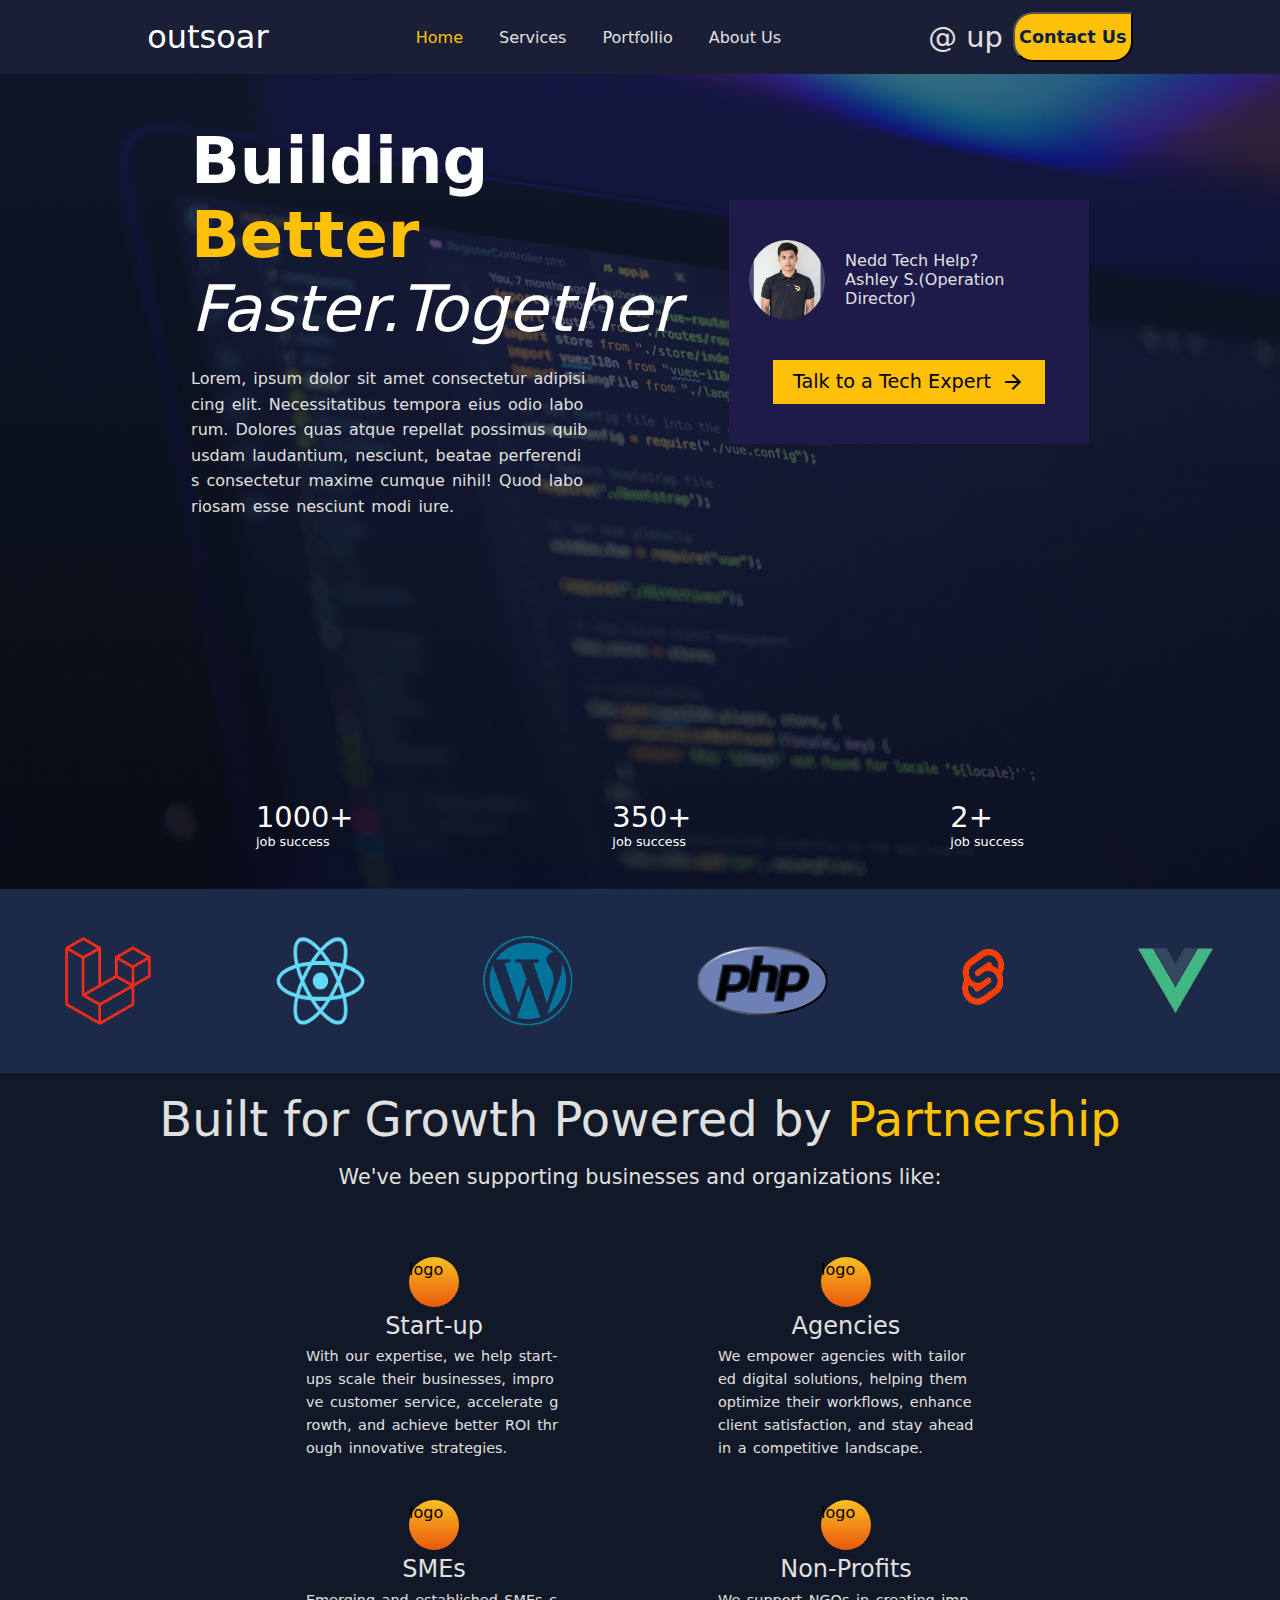
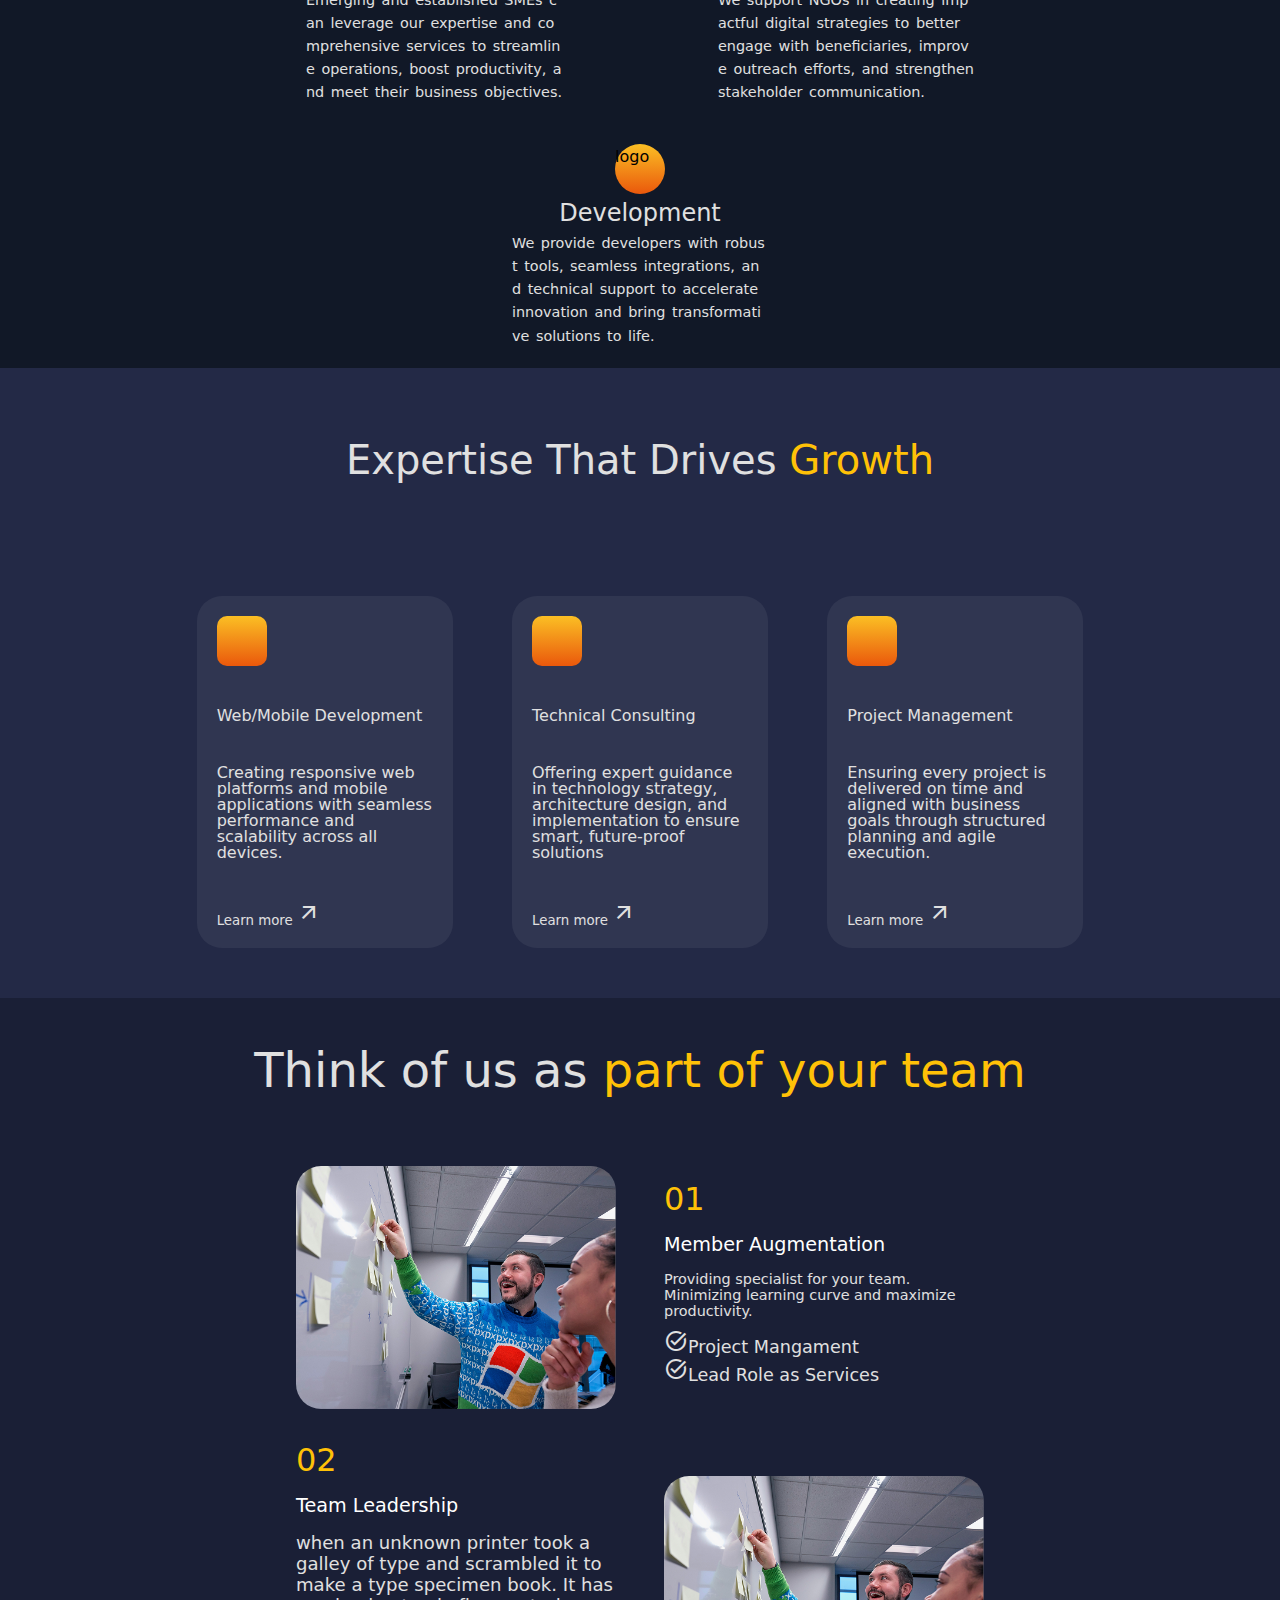
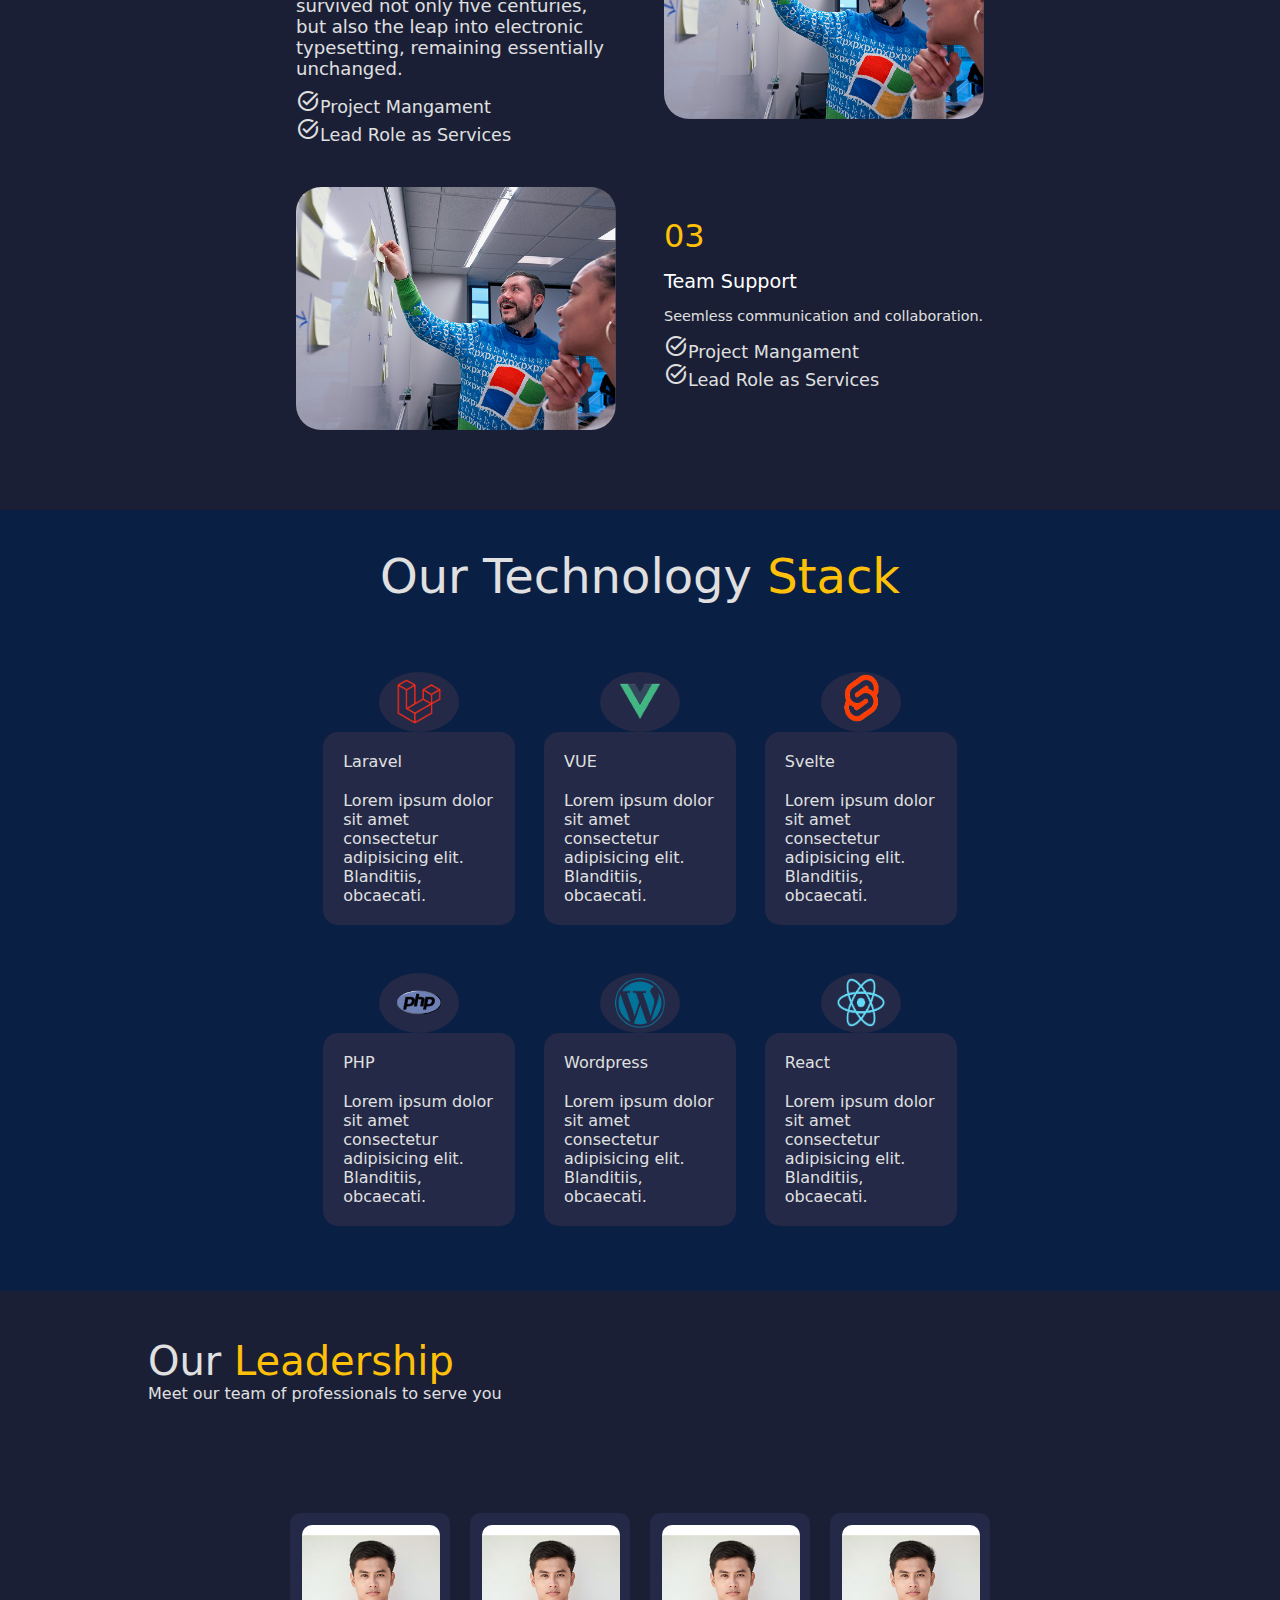
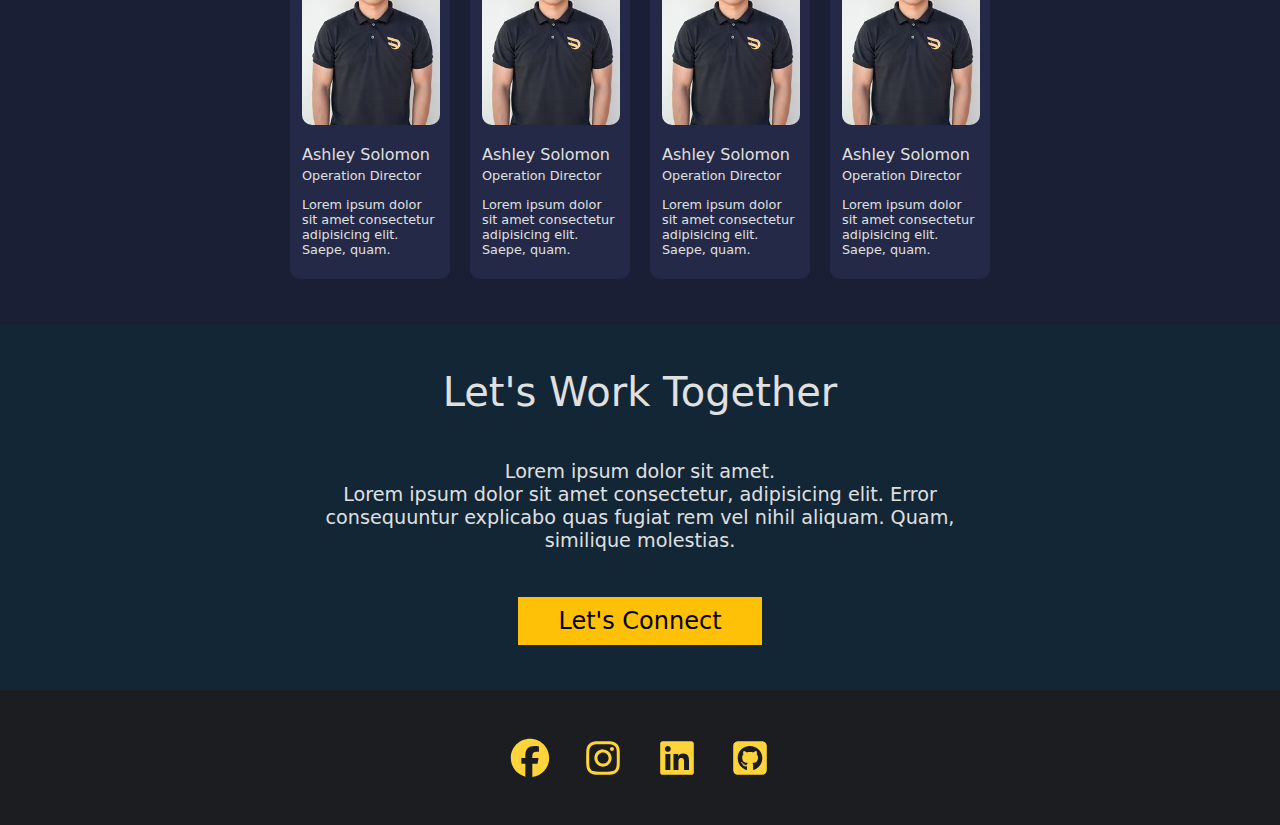
<file: index.html>
<!DOCTYPE html>
<html lang="en">

<head>
    <meta charset="UTF-8">
    <meta name="viewport" content="width=device-width, initial-scale=1.0">
    <title>Document</title>
    <link rel="stylesheet" href="./assets/style.css">
    <link href="https://fonts.googleapis.com/css2?family=Material+Symbols+Outlined" rel="stylesheet" />
    <link rel="stylesheet" href="https://cdnjs.cloudflare.com/ajax/libs/font-awesome/6.4.0/css/all.min.css">
</head>

<body>
    <nav>
        <div class="nav na1">outsoar</div>
        <div class="nav na2">
            <ul>
                <li><a href="index.html" class="live">Home</a></li>
                <li><a href="">Services</a></li>
                <li><a href="">Portfollio</a></li>
                <li><a href="./about us/index.html">About Us</a></li>
            </ul>
        </div>
        <div class="nav na3">
            <span class="sign">@ up</span>
            <button><a href="./contact us/index.html">Contact Us</a></button>
        </div>
    </nav>
    <header class="section">
        <div>
            <div class="part1">
                <div class="head-text">
                    <span class="heading">Building <span class="two-diff">Better</span></span>
                    <span class="heading heading2">Faster.Together</span>
                </div>
                <div class="head-pra">
                    Lorem, ipsum dolor sit amet consectetur adipisicing elit. Necessitatibus tempora eius odio laborum.
                    Dolores quas atque repellat possimus quibusdam laudantium, nesciunt, beatae perferendis consectetur
                    maxime cumque nihil! Quod laboriosam esse nesciunt modi iure.
                </div>
            </div>
            <div class="part2">
                <div>
                    <div class="headimg"></div>
                    <div class="about-part2">
                        <span>nedd tech help?</span>
                        <span>ashley s.(operation director)</span>
                    </div>
                </div>
                <button class="part2-butt">
                    Talk to a Tech Expert<span class="material-symbols-outlined">
                        arrow_forward
                    </span>
                </button>
            </div>
        </div>
        <div class="part3">
            <div class="part3-div part31">
                <span class="div-num">1000<span>+</span></span>
                <span class="div-word">job success</span>
            </div>
            <div class="part3-div part32">
                <span class="div-num">350<span>+</span></span>
                <span class="div-word">job success</span>
            </div>
            <div class="part3-div part33">
                <span class="div-num">2<span>+</span></span>

                <span class="div-word">job success</span>
            </div>
        </div>
    </header>
    <main>
        <section class="one section">
            <div class="logos">
                <img src="./assets/image/logos1.png" alt="">
                <img src="./assets/image/logos2.png" alt="">
                <img src="./assets/image/logos3.png" alt="">
                <img src="./assets/image/logos4.png" alt="">
                <img src="./assets/image/logos5.png" alt="">
                <img src="./assets/image/logos6.png" alt="">
            </div>
        </section>
        <section class="two section">
            <div class="heading-two">
                <span class="hetwma">Built for Growth Powered by<span class="two-diff"> Partnership</span></span>
                <span class="hetwse">We've been supporting businesses and organizations like:</span>
            </div>
            <div class="contain-two">
                <div class="cotw cotw1">
                    <span class="cotwlo">logo</span>
                    <span class="cotwhe">Start-up</span>
                    <span class="cotwpr">With our expertise, we help start-ups scale their businesses, improve customer service, accelerate growth, and achieve better ROI through innovative strategies.</span>
                </div>
                <div class="cotw cotw2">
                    <span class="cotwlo">logo</span>
                    <span class="cotwhe">Agencies</span>
                    <span class="cotwpr">We empower agencies with tailored digital solutions, helping them optimize their workflows, enhance client satisfaction, and stay ahead in a competitive landscape.</span>
                </div>
                <div class="cotw cotw3">
                    <span class="cotwlo">logo</span>
                    <span class="cotwhe">SMEs</span>
                    <span class="cotwpr">Emerging and established SMEs can leverage our expertise and comprehensive services to streamline operations, boost productivity, and meet their business objectives.</span>
                </div>
                <div class="cotw cotw4">
                    <span class="cotwlo">logo</span>
                    <span class="cotwhe">Non-Profits</span>
                    <span class="cotwpr">We support NGOs in creating impactful digital strategies to better engage with beneficiaries, improve outreach efforts, and strengthen stakeholder communication.</span>
                </div>
                <div class="cotw cotw5">
                    <span class="cotwlo">logo</span>
                    <span class="cotwhe">Development</span>
                    <span class="cotwpr">We provide developers with robust tools, seamless integrations, and technical support to accelerate innovation and bring transformative solutions to life.</span>
                </div>
            </div>
        </section>
        <section class="thrid section">
            <div class="heading-three heading-two">
                <span class="hetwma hethma">Expertise That Drives <span class="two-diff">Growth<span></span>
            </div>
            <div class="contain-three">
                <div class="coth coth1">
                    <span class="cothlo  cotwlo"></span>
                    <span class="cothhe">Web/Mobile Development</span>
                    <span class="cothpr">
                        Creating responsive web platforms and mobile applications with seamless performance and scalability across all devices.
                    </span>
                    <button class="cothbutt">Learn more <span
                            class="material-symbols-outlined">arrow_outward</span></button>
                </div>
                <div class="coth coth2">
                    <span class="cothlo  cotwlo"></span>
                    <span class="cothhe">Technical Consulting</span>
                    <span class="cothpr">
                        Offering expert guidance in technology strategy, architecture design, and implementation to ensure smart, future-proof solutions
                    </span>
                    <button class="cothbutt">Learn more <span
                            class="material-symbols-outlined">arrow_outward</span></button>
                </div>
                <div class="coth coth3">
                    <span class="cothlo  cotwlo "></span>
                    <span class="cothhe">Project Management</span>
                    <span class="cothpr">Ensuring every project is delivered on time and aligned with business goals through structured planning and agile execution.
                    </span>
                    <button class="cothbutt">Learn more <span
                            class="material-symbols-outlined">arrow_outward</span></button>
                </div>
            </div>
        </section>
        <section class="four section">
            <div class="four-head">
                <span class="hetwma hefoma"> Think of us as <span class="two-diff">part of your team</span></span>
            </div>
            <div class="contain-four">
                <div class="cofoim cofo cofoim1"></div>
                <div class="cofotx cofotx1 cofo">
                    <span class="cofonum">01</span>
                    <span class="cofohead">Member Augmentation</span>
                    <span class="cofopra">Providing specialist for your team. Minimizing
learning curve and maximize productivity.</span>
                    <ul class="cofoul">
                        <li class="cofoli cofoli1"><span class="material-symbols-outlined"> task_alt </span>Project
                            Mangament</li>
                        <li class="cofoli cofoli2"><span class="material-symbols-outlined"> task_alt </span>Lead Role as
                            Services</li>
                    </ul>
                </div>
                <div class="cofotx cofotx2 cofo">
                    <span class="cofonum">02</span>
                    <span class="cofohead">Team Leadership</span>
                    <span class="cofopra">when an unknown printer took a galley of type and scrambled it to make a type specimen book. It has survived not only five centuries, but also the leap into electronic typesetting, remaining essentially unchanged.</span>
                    <ul class="cofoul">
                        <li class="cofoli cofoli1"><span class="material-symbols-outlined"> task_alt </span>Project
                            Mangament</li>
                        <li class="cofoli cofoli2"><span class="material-symbols-outlined"> task_alt </span>Lead Role as
                            Services</li>
                    </ul>
                </div>
                <div class="cofoim cofo cofoim2"></div>
                <div class="cofoim cofo cofoim3"></div>

                <div class="cofotx cofotx3 cofo">
                    <span class="cofonum">03</span>
                    <span class="cofohead">Team Support</span>
                    <span class="cofopra">Seemless communication and collaboration.</span>
                    <ul class="cofoul">
                        <li class="cofoli cofoli1"><span class=" cofoliic material-symbols-outlined"> task_alt
                            </span>Project Mangament</li>
                        <li class="cofoli cofoli2"><span class=" cofoliic material-symbols-outlined"> task_alt
                            </span>Lead Role as Services</li>
                    </ul>
                </div>

            </div>
        </section>
        <section class="fifth section">
            <div class="fifth-head">
                <span class="hetwma hefima">Our Technology <span class="two-diff">Stack</span></span>
            </div>
        <div class="contain-fifth">
            <div class="cofi cofi1">
                <div class="cofilogo">
                    <img src="./assets/image/logos1.png" alt="">
                </div>
                <div class="cofitxt cofitx1">
                    <span class="cofitxhe">Laravel</span>
                    <span class="cofitxpra">
                        Lorem ipsum dolor sit amet consectetur adipisicing elit. Blanditiis, obcaecati.
                    </span>
                </div>
            </div>
            <div class="cofi cofi2">
                <div class="cofilogo">
                    <img src="./assets/image/logos6.png" alt="">
                </div>
                <div class="cofitxt cofitx1">
                    <span class="cofitxhe">VUE</span>
                    <span class="cofitxpra">
                        Lorem ipsum dolor sit amet consectetur adipisicing elit. Blanditiis, obcaecati.
                    </span>
                </div>
            </div>
            <div class="cofi cofi3">
                <div class="cofilogo">
                    <img src="./assets/image/logos5.png" alt="">
                </div>
                <div class="cofitxt cofitx1">
                    <span class="cofitxhe">Svelte</span>
                    <span class="cofitxpra">
                        Lorem ipsum dolor sit amet consectetur adipisicing elit. Blanditiis, obcaecati.
                    </span>
                </div>
            </div>
        </div>
        <div class="contain-fifth">
            <div class="cofi cofi4">
                <div class="cofilogo">
                    <img src="./assets/image/logos4.png" alt="">
                </div>
                <div class="cofitxt cofitx1">
                    <span class="cofitxhe">PHP</span>
                    <span class="cofitxpra">
                        Lorem ipsum dolor sit amet consectetur adipisicing elit. Blanditiis, obcaecati.
                    </span>
                </div>
            </div>
            <div class="cofi cofi5">
                <div class="cofilogo">
                    <img src="./assets/image/logos3.png" alt="">
                </div>
                <div class="cofitxt cofitx1">
                    <span class="cofitxhe">Wordpress</span>
                    <span class="cofitxpra">
                        Lorem ipsum dolor sit amet consectetur adipisicing elit. Blanditiis, obcaecati.
                    </span>
                </div>
            </div>
            <div class="cofi cofi6">
                <div class="cofilogo">
                    <img src="./assets/image/logos2.png" >
                </div>
                <div class="cofitxt cofitx1">
                    <span class="cofitxhe">React</span>
                    <span class="cofitxpra">
                        Lorem ipsum dolor sit amet consectetur adipisicing elit. Blanditiis, obcaecati.
                    </span>
                </div>
            </div>
        </div>
    </section>
<section class="six">
    <div class="six-head">
        <span class="hesima"> Our <span class="two-diff">Leadership</span></span>
        <span class="hesise hethse"> Meet our team of professionals to serve you </span>
    </div>
    <div class="contain-six">
    <div class="cosi cosi1">
        <span class="cosiim"></span>
        <span class="cosihe">Ashley Solomon</span>
        <span class="cosisb">Operation Director</span>
        <span class="cosipr">Lorem ipsum dolor sit amet consectetur adipisicing elit. Saepe, quam.</span>
    </div>
    <div class="cosi cosi2">
        <span class="cosiim"></span>
        <span class="cosihe">Ashley Solomon</span>
        <span class="cosisb">Operation Director</span>
        <span class="cosipr">Lorem ipsum dolor sit amet consectetur adipisicing elit. Saepe, quam.</span>
    </div>
    <div class="cosi cosi3">
        <span class="cosiim"></span>
        <span class="cosihe">Ashley Solomon</span>
        <span class="cosisb">Operation Director</span>
        <span class="cosipr">Lorem ipsum dolor sit amet consectetur adipisicing elit. Saepe, quam.</span>
    </div>
    <div class="cosi cosi4">
        <span class="cosiim"></span>
        <span class="cosihe">Ashley Solomon</span>
        <span class="cosisb">Operation Director</span>
        <span class="cosipr">Lorem ipsum dolor sit amet consectetur adipisicing elit. Saepe, quam.</span>
    </div>    
    </div>

</section>
<section class="seven section">
    <div class="seven-head">Let's Work Together</div>
    <div>
    <div class="seven-pra sepr1">Lorem ipsum dolor sit amet.</div>
    <div class="seven-pra sepr2">Lorem ipsum dolor sit amet consectetur, adipisicing elit. Error consequuntur explicabo quas fugiat rem vel nihil aliquam. Quam, similique molestias.</div>
    </div>  
    <button class="seven-butt">Let's Connect</button>
</section>
</main>
<footer>
    <svg xmlns="http://www.w3.org/2000/svg" viewBox="0 0 640 640"><!--!Font Awesome Free v7.1.0 by @fontawesome - https://fontawesome.com License - https://fontawesome.com/license/free Copyright 2025 Fonticons, Inc.--><path fill="#ffd43b" d="M576 320C576 178.6 461.4 64 320 64C178.6 64 64 178.6 64 320C64 440 146.7 540.8 258.2 568.5L258.2 398.2L205.4 398.2L205.4 320L258.2 320L258.2 286.3C258.2 199.2 297.6 158.8 383.2 158.8C399.4 158.8 427.4 162 438.9 165.2L438.9 236C432.9 235.4 422.4 235 409.3 235C367.3 235 351.1 250.9 351.1 292.2L351.1 320L434.7 320L420.3 398.2L351 398.2L351 574.1C477.8 558.8 576 450.9 576 320z"/></svg>
    <svg xmlns="http://www.w3.org/2000/svg" viewBox="0 0 640 640"><!--!Font Awesome Free v7.1.0 by @fontawesome - https://fontawesome.com License - https://fontawesome.com/license/free Copyright 2025 Fonticons, Inc.--><path fill="#ffd43b" d="M320.3 205C256.8 204.8 205.2 256.2 205 319.7C204.8 383.2 256.2 434.8 319.7 435C383.2 435.2 434.8 383.8 435 320.3C435.2 256.8 383.8 205.2 320.3 205zM319.7 245.4C360.9 245.2 394.4 278.5 394.6 319.7C394.8 360.9 361.5 394.4 320.3 394.6C279.1 394.8 245.6 361.5 245.4 320.3C245.2 279.1 278.5 245.6 319.7 245.4zM413.1 200.3C413.1 185.5 425.1 173.5 439.9 173.5C454.7 173.5 466.7 185.5 466.7 200.3C466.7 215.1 454.7 227.1 439.9 227.1C425.1 227.1 413.1 215.1 413.1 200.3zM542.8 227.5C541.1 191.6 532.9 159.8 506.6 133.6C480.4 107.4 448.6 99.2 412.7 97.4C375.7 95.3 264.8 95.3 227.8 97.4C192 99.1 160.2 107.3 133.9 133.5C107.6 159.7 99.5 191.5 97.7 227.4C95.6 264.4 95.6 375.3 97.7 412.3C99.4 448.2 107.6 480 133.9 506.2C160.2 532.4 191.9 540.6 227.8 542.4C264.8 544.5 375.7 544.5 412.7 542.4C448.6 540.7 480.4 532.5 506.6 506.2C532.8 480 541 448.2 542.8 412.3C544.9 375.3 544.9 264.5 542.8 227.5zM495 452C487.2 471.6 472.1 486.7 452.4 494.6C422.9 506.3 352.9 503.6 320.3 503.6C287.7 503.6 217.6 506.2 188.2 494.6C168.6 486.8 153.5 471.7 145.6 452C133.9 422.5 136.6 352.5 136.6 319.9C136.6 287.3 134 217.2 145.6 187.8C153.4 168.2 168.5 153.1 188.2 145.2C217.7 133.5 287.7 136.2 320.3 136.2C352.9 136.2 423 133.6 452.4 145.2C472 153 487.1 168.1 495 187.8C506.7 217.3 504 287.3 504 319.9C504 352.5 506.7 422.6 495 452z"/></svg>
    <svg xmlns="http://www.w3.org/2000/svg" viewBox="0 0 640 640"><!--!Font Awesome Free v7.1.0 by @fontawesome - https://fontawesome.com License - https://fontawesome.com/license/free Copyright 2025 Fonticons, Inc.--><path fill="#ffd43b" d="M512 96L127.9 96C110.3 96 96 110.5 96 128.3L96 511.7C96 529.5 110.3 544 127.9 544L512 544C529.6 544 544 529.5 544 511.7L544 128.3C544 110.5 529.6 96 512 96zM231.4 480L165 480L165 266.2L231.5 266.2L231.5 480L231.4 480zM198.2 160C219.5 160 236.7 177.2 236.7 198.5C236.7 219.8 219.5 237 198.2 237C176.9 237 159.7 219.8 159.7 198.5C159.7 177.2 176.9 160 198.2 160zM480.3 480L413.9 480L413.9 376C413.9 351.2 413.4 319.3 379.4 319.3C344.8 319.3 339.5 346.3 339.5 374.2L339.5 480L273.1 480L273.1 266.2L336.8 266.2L336.8 295.4L337.7 295.4C346.6 278.6 368.3 260.9 400.6 260.9C467.8 260.9 480.3 305.2 480.3 362.8L480.3 480z"/></svg>
    <svg xmlns="http://www.w3.org/2000/svg" viewBox="0 0 640 640"><!--!Font Awesome Free v7.1.0 by @fontawesome - https://fontawesome.com License - https://fontawesome.com/license/free Copyright 2025 Fonticons, Inc.--><path fill="#ffd43b" d="M544 160C544 124.7 515.3 96 480 96L160 96C124.7 96 96 124.7 96 160L96 480C96 515.3 124.7 544 160 544L480 544C515.3 544 544 515.3 544 480L544 160zM361.8 471.7C361.8 469.9 361.8 465.7 361.9 460.1C362 448.7 362 431.3 362 416.4C362 400.8 356.8 390.9 350.7 385.7C387.7 381.6 426.7 376.5 426.7 312.6C426.7 294.4 420.2 285.3 409.6 273.6C411.3 269.3 417 251.6 407.9 228.6C394 224.3 362.2 246.5 362.2 246.5C335.6 239 305.6 239 279 246.5C279 246.5 247.2 224.3 233.3 228.6C224.2 251.5 229.8 269.2 231.6 273.6C221 285.3 216 294.4 216 312.6C216 376.2 253.3 381.6 290.3 385.7C285.5 390 281.2 397.4 279.7 408C270.2 412.3 245.9 419.7 231.4 394.1C222.3 378.3 205.9 377 205.9 377C189.7 376.8 204.8 387.2 204.8 387.2C215.6 392.2 223.2 411.4 223.2 411.4C232.9 441.1 279.3 431.1 279.3 431.1C279.3 440.1 279.4 452.8 279.4 461.7C279.4 466.5 279.5 470.3 279.5 471.7C279.5 476 276.5 481.2 268 479.7C202 457.6 155.8 394.8 155.8 321.4C155.8 229.6 226 159.9 317.8 159.9C409.6 159.9 484 229.6 484 321.4C484.1 394.8 439.3 457.7 373.3 479.7C364.9 481.2 361.8 476 361.8 471.7zM271.3 416.9C271.1 415.4 272.4 414.1 274.3 413.7C276.2 413.5 278 414.3 278.2 415.6C278.5 416.9 277.2 418.2 275.2 418.6C273.3 419 271.5 418.2 271.3 416.9zM262.2 420.1C260 420.3 258.5 419.2 258.5 417.7C258.5 416.4 260 415.3 262 415.3C263.9 415.1 265.7 416.2 265.7 417.7C265.7 419 264.2 420.1 262.2 420.1zM247.9 417.9C246 417.5 244.7 416 245.1 414.7C245.5 413.4 247.5 412.8 249.2 413.2C251.2 413.8 252.5 415.3 252 416.6C251.6 417.9 249.6 418.5 247.9 417.9zM235.4 410.6C233.9 409.3 233.5 407.4 234.5 406.5C235.4 405.4 237.3 405.6 238.8 407.1C240.1 408.4 240.6 410.4 239.7 411.2C238.8 412.3 236.9 412.1 235.4 410.6zM226.9 400.6C225.8 399.1 225.8 397.4 226.9 396.7C228 395.8 229.7 396.5 230.6 398C231.7 399.5 231.7 401.3 230.6 402.1C229.7 402.7 228 402.1 226.9 400.6zM220.6 391.8C219.5 390.5 219.3 389 220.2 388.3C221.1 387.4 222.6 387.9 223.7 388.9C224.8 390.2 225 391.7 224.1 392.4C223.2 393.3 221.7 392.8 220.6 391.8zM214.6 385.4C213.3 384.8 212.7 383.7 213.1 382.8C213.5 382.2 214.6 381.9 215.9 382.4C217.2 383.1 217.8 384.2 217.4 385C217 385.9 215.7 386.1 214.6 385.4z"/></svg>
</footer>
</body>

</html>
</file>
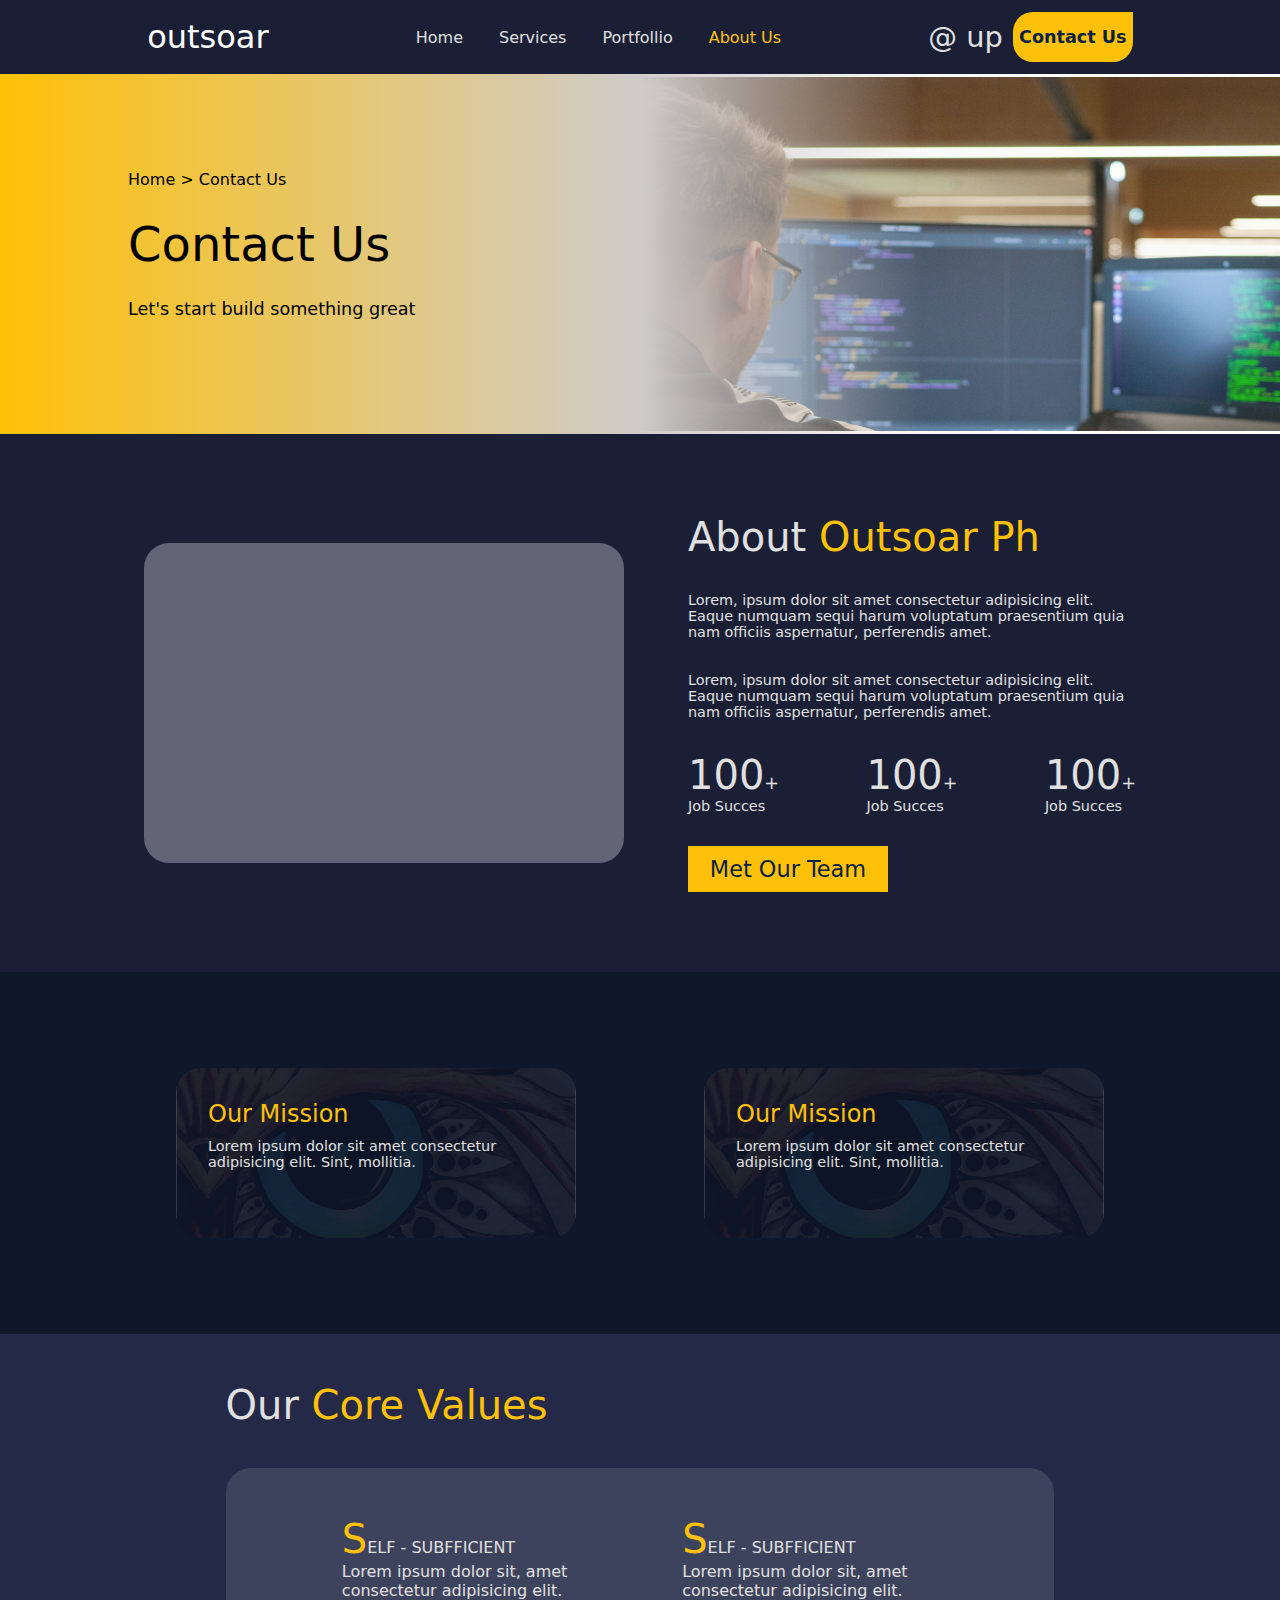
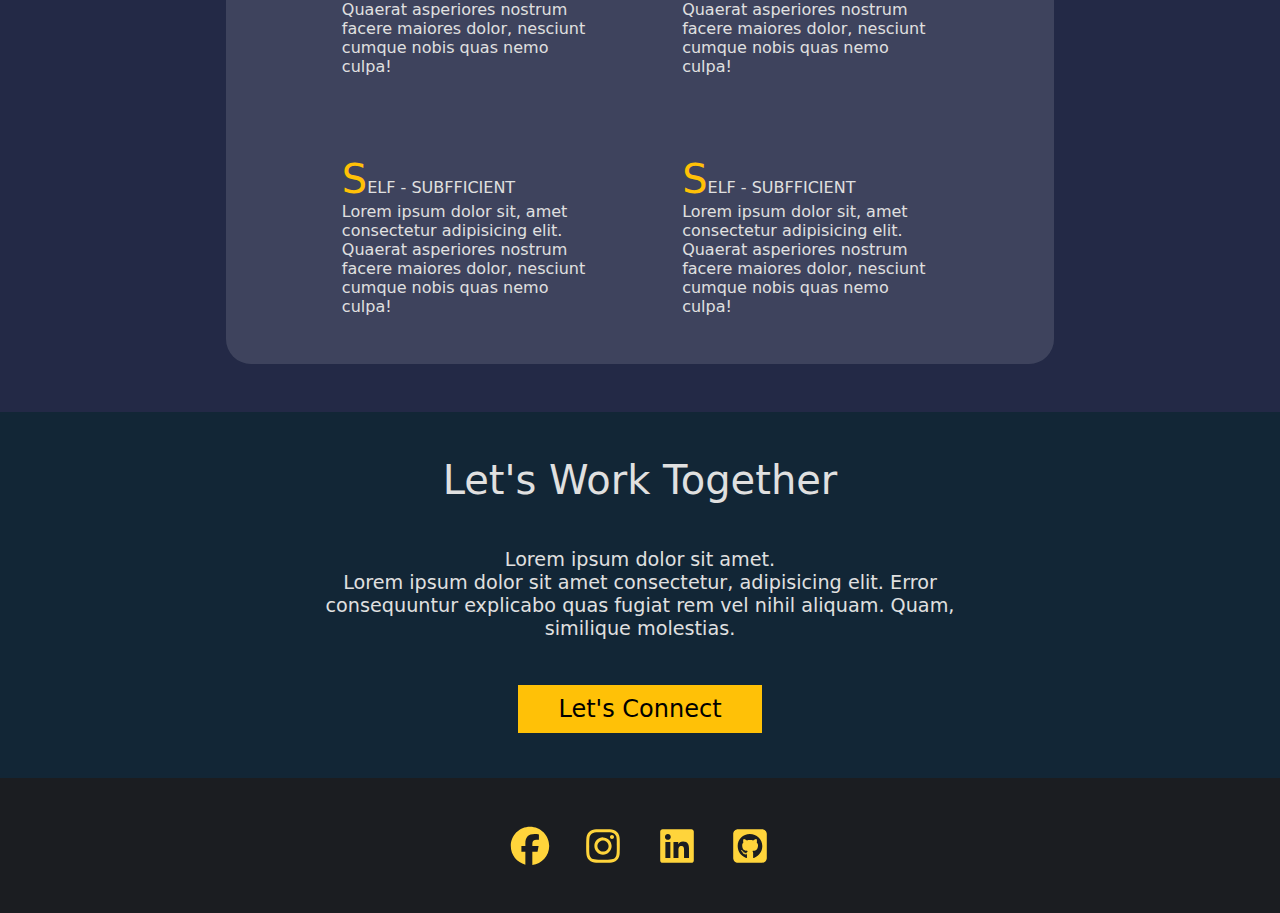
<file: about us/index.html>
<!DOCTYPE html>
<html lang="en">
<head>
    <meta charset="UTF-8">
    <meta name="viewport" content="width=device-width, initial-scale=1.0">
    <title>Document</title>
    <link href="https://fonts.googleapis.com/css2?family=Material+Symbols+Outlined" rel="stylesheet" />
    <link rel="stylesheet" href="https://cdnjs.cloudflare.com/ajax/libs/font-awesome/6.4.0/css/all.min.css">
    <link rel="stylesheet" href="style.css">
</head>
<body>
    <nav>
        <div class="nav na1">outsoar</div>
        <div class="nav na2">
            <ul>
                <li><a href="../index.html">Home</a></li>
                <li><a href="">Services</a></li>
                <li><a href="">Portfollio</a></li>
                <li><a href="">About Us</a></li>
            </ul>
        </div>
        <div class="nav na3">
            <span class="sign">@ up</span>
            <button><a href="../contact us/index.html">Contact Us</a></button>
        </div>
    </nav>
    <header>
        <div class="addresh">Home > Contact Us</div>
        <div class="he">Contact Us</div>
        <div class="hepr">Let's start build something great</div>
    </header> 
     <main>
         <section class="one">
            <div class="part part1"></div>
            <div class="part part2">
                <span class="pa2he">About <span class="diff">Outsoar Ph</span></span>
                <span class="onprpr">Lorem, ipsum dolor sit amet consectetur adipisicing elit. Eaque numquam sequi harum voluptatum praesentium quia nam officiis aspernatur, perferendis amet.</span>
                <span class="onprpr">Lorem, ipsum dolor sit amet consectetur adipisicing elit. Eaque numquam sequi harum voluptatum praesentium quia nam officiis aspernatur, perferendis amet.</span>
                <div class="onprfo">
                    <div class="onfo onfo1">
                        <div>
                            <span class="onfonu">100</span><span class="onfoic">+</span>
                        </div>
                        <div class="onfotx">Job Succes</div>
                    </div>
                    <div class="onfo onfo2">
                        <div>
                            <span class="onfonu">100</span><span class="onfoic">+</span>
                        </div>
                        <div class="onfotx">Job Succes</div>
                    </div>
                    <div class="onfo onfo3">
                        <div>
                            <span class="onfonu">100</span><span class="onfoic">+</span>
                        </div>
                        <div class="onfotx">Job Succes</div>
                    </div>
                </div>
                <button class="onprbutt">met our team</button>
            </div>
        </section> 
        <section class="two">
            <div class="twpr twpr1">
                <div class="twprhe diff">Our Mission</div>
                <div class="twprpr">Lorem ipsum dolor sit amet consectetur adipisicing elit. Sint, mollitia.</div>
            </div>
            <div class="twpr twpr2">
                <div class="twprhe diff">Our Mission</div>
                <div class="twprpr">Lorem ipsum dolor sit amet consectetur adipisicing elit. Sint, mollitia.</div>
            </div>
        </section>
        <section class="three">
            <div class="three-head">Our <span class="diff">Core Values</span></div>
            <div class="three-text">
                <div class="thpr thpr1">
                    <div class="thprhe"><span class="thprma diff">S</span><span class="thprsb">ELF - SUBFFICIENT</span></div>
                    <div class="thprpr">
                        Lorem ipsum dolor sit, amet consectetur adipisicing elit. Quaerat asperiores nostrum facere maiores dolor, nesciunt cumque nobis quas nemo culpa!
                    </div>
                </div>
                <div class="thpr thpr1">
                    <div class="thprhe"><span class="thprma diff">S</span><span class="thprsb">ELF - SUBFFICIENT</span></div>
                    <div class="thprpr">
                        Lorem ipsum dolor sit, amet consectetur adipisicing elit. Quaerat asperiores nostrum facere maiores dolor, nesciunt cumque nobis quas nemo culpa!
                    </div>
                </div>
                <div class="thpr thpr1">
                    <div class="thprhe"><span class="thprma diff">S</span><span class="thprsb">ELF - SUBFFICIENT</span></div>
                    <div class="thprpr">
                        Lorem ipsum dolor sit, amet consectetur adipisicing elit. Quaerat asperiores nostrum facere maiores dolor, nesciunt cumque nobis quas nemo culpa!
                    </div>
                </div>
                <div class="thpr thpr1">
                    <div class="thprhe"><span class="thprma diff">S</span><span class="thprsb">ELF - SUBFFICIENT</span></div>
                    <div class="thprpr">
                        Lorem ipsum dolor sit, amet consectetur adipisicing elit. Quaerat asperiores nostrum facere maiores dolor, nesciunt cumque nobis quas nemo culpa!
                    </div>
                </div>
                
            </div>
        </section>
        <section class="four">
            <div class="four-head">Let's Work Together</div>
            <div>
                <div class="four-pra sepr1">Lorem ipsum dolor sit amet.</div>
                <div class="four-pra sepr2">Lorem ipsum dolor sit amet consectetur, adipisicing elit. Error
                    consequuntur explicabo quas fugiat rem vel nihil aliquam. Quam, similique molestias.</div>
            </div>
            <button class="four-butt">Let's Connect</button>
        </section>        
    </main>
    <footer>
        <svg xmlns="http://www.w3.org/2000/svg"
            viewBox="0 0 640 640"><!--!Font Awesome Free v7.1.0 by @fontawesome - https://fontawesome.com License - https://fontawesome.com/license/free Copyright 2025 Fonticons, Inc.-->
            <path fill="#ffd43b"
                d="M576 320C576 178.6 461.4 64 320 64C178.6 64 64 178.6 64 320C64 440 146.7 540.8 258.2 568.5L258.2 398.2L205.4 398.2L205.4 320L258.2 320L258.2 286.3C258.2 199.2 297.6 158.8 383.2 158.8C399.4 158.8 427.4 162 438.9 165.2L438.9 236C432.9 235.4 422.4 235 409.3 235C367.3 235 351.1 250.9 351.1 292.2L351.1 320L434.7 320L420.3 398.2L351 398.2L351 574.1C477.8 558.8 576 450.9 576 320z" />
        </svg>
        <svg xmlns="http://www.w3.org/2000/svg"
            viewBox="0 0 640 640"><!--!Font Awesome Free v7.1.0 by @fontawesome - https://fontawesome.com License - https://fontawesome.com/license/free Copyright 2025 Fonticons, Inc.-->
            <path fill="#ffd43b"
                d="M320.3 205C256.8 204.8 205.2 256.2 205 319.7C204.8 383.2 256.2 434.8 319.7 435C383.2 435.2 434.8 383.8 435 320.3C435.2 256.8 383.8 205.2 320.3 205zM319.7 245.4C360.9 245.2 394.4 278.5 394.6 319.7C394.8 360.9 361.5 394.4 320.3 394.6C279.1 394.8 245.6 361.5 245.4 320.3C245.2 279.1 278.5 245.6 319.7 245.4zM413.1 200.3C413.1 185.5 425.1 173.5 439.9 173.5C454.7 173.5 466.7 185.5 466.7 200.3C466.7 215.1 454.7 227.1 439.9 227.1C425.1 227.1 413.1 215.1 413.1 200.3zM542.8 227.5C541.1 191.6 532.9 159.8 506.6 133.6C480.4 107.4 448.6 99.2 412.7 97.4C375.7 95.3 264.8 95.3 227.8 97.4C192 99.1 160.2 107.3 133.9 133.5C107.6 159.7 99.5 191.5 97.7 227.4C95.6 264.4 95.6 375.3 97.7 412.3C99.4 448.2 107.6 480 133.9 506.2C160.2 532.4 191.9 540.6 227.8 542.4C264.8 544.5 375.7 544.5 412.7 542.4C448.6 540.7 480.4 532.5 506.6 506.2C532.8 480 541 448.2 542.8 412.3C544.9 375.3 544.9 264.5 542.8 227.5zM495 452C487.2 471.6 472.1 486.7 452.4 494.6C422.9 506.3 352.9 503.6 320.3 503.6C287.7 503.6 217.6 506.2 188.2 494.6C168.6 486.8 153.5 471.7 145.6 452C133.9 422.5 136.6 352.5 136.6 319.9C136.6 287.3 134 217.2 145.6 187.8C153.4 168.2 168.5 153.1 188.2 145.2C217.7 133.5 287.7 136.2 320.3 136.2C352.9 136.2 423 133.6 452.4 145.2C472 153 487.1 168.1 495 187.8C506.7 217.3 504 287.3 504 319.9C504 352.5 506.7 422.6 495 452z" />
        </svg>
        <svg xmlns="http://www.w3.org/2000/svg"
            viewBox="0 0 640 640"><!--!Font Awesome Free v7.1.0 by @fontawesome - https://fontawesome.com License - https://fontawesome.com/license/free Copyright 2025 Fonticons, Inc.-->
            <path fill="#ffd43b"
                d="M512 96L127.9 96C110.3 96 96 110.5 96 128.3L96 511.7C96 529.5 110.3 544 127.9 544L512 544C529.6 544 544 529.5 544 511.7L544 128.3C544 110.5 529.6 96 512 96zM231.4 480L165 480L165 266.2L231.5 266.2L231.5 480L231.4 480zM198.2 160C219.5 160 236.7 177.2 236.7 198.5C236.7 219.8 219.5 237 198.2 237C176.9 237 159.7 219.8 159.7 198.5C159.7 177.2 176.9 160 198.2 160zM480.3 480L413.9 480L413.9 376C413.9 351.2 413.4 319.3 379.4 319.3C344.8 319.3 339.5 346.3 339.5 374.2L339.5 480L273.1 480L273.1 266.2L336.8 266.2L336.8 295.4L337.7 295.4C346.6 278.6 368.3 260.9 400.6 260.9C467.8 260.9 480.3 305.2 480.3 362.8L480.3 480z" />
        </svg>
        <svg xmlns="http://www.w3.org/2000/svg"
            viewBox="0 0 640 640"><!--!Font Awesome Free v7.1.0 by @fontawesome - https://fontawesome.com License - https://fontawesome.com/license/free Copyright 2025 Fonticons, Inc.-->
            <path fill="#ffd43b"
                d="M544 160C544 124.7 515.3 96 480 96L160 96C124.7 96 96 124.7 96 160L96 480C96 515.3 124.7 544 160 544L480 544C515.3 544 544 515.3 544 480L544 160zM361.8 471.7C361.8 469.9 361.8 465.7 361.9 460.1C362 448.7 362 431.3 362 416.4C362 400.8 356.8 390.9 350.7 385.7C387.7 381.6 426.7 376.5 426.7 312.6C426.7 294.4 420.2 285.3 409.6 273.6C411.3 269.3 417 251.6 407.9 228.6C394 224.3 362.2 246.5 362.2 246.5C335.6 239 305.6 239 279 246.5C279 246.5 247.2 224.3 233.3 228.6C224.2 251.5 229.8 269.2 231.6 273.6C221 285.3 216 294.4 216 312.6C216 376.2 253.3 381.6 290.3 385.7C285.5 390 281.2 397.4 279.7 408C270.2 412.3 245.9 419.7 231.4 394.1C222.3 378.3 205.9 377 205.9 377C189.7 376.8 204.8 387.2 204.8 387.2C215.6 392.2 223.2 411.4 223.2 411.4C232.9 441.1 279.3 431.1 279.3 431.1C279.3 440.1 279.4 452.8 279.4 461.7C279.4 466.5 279.5 470.3 279.5 471.7C279.5 476 276.5 481.2 268 479.7C202 457.6 155.8 394.8 155.8 321.4C155.8 229.6 226 159.9 317.8 159.9C409.6 159.9 484 229.6 484 321.4C484.1 394.8 439.3 457.7 373.3 479.7C364.9 481.2 361.8 476 361.8 471.7zM271.3 416.9C271.1 415.4 272.4 414.1 274.3 413.7C276.2 413.5 278 414.3 278.2 415.6C278.5 416.9 277.2 418.2 275.2 418.6C273.3 419 271.5 418.2 271.3 416.9zM262.2 420.1C260 420.3 258.5 419.2 258.5 417.7C258.5 416.4 260 415.3 262 415.3C263.9 415.1 265.7 416.2 265.7 417.7C265.7 419 264.2 420.1 262.2 420.1zM247.9 417.9C246 417.5 244.7 416 245.1 414.7C245.5 413.4 247.5 412.8 249.2 413.2C251.2 413.8 252.5 415.3 252 416.6C251.6 417.9 249.6 418.5 247.9 417.9zM235.4 410.6C233.9 409.3 233.5 407.4 234.5 406.5C235.4 405.4 237.3 405.6 238.8 407.1C240.1 408.4 240.6 410.4 239.7 411.2C238.8 412.3 236.9 412.1 235.4 410.6zM226.9 400.6C225.8 399.1 225.8 397.4 226.9 396.7C228 395.8 229.7 396.5 230.6 398C231.7 399.5 231.7 401.3 230.6 402.1C229.7 402.7 228 402.1 226.9 400.6zM220.6 391.8C219.5 390.5 219.3 389 220.2 388.3C221.1 387.4 222.6 387.9 223.7 388.9C224.8 390.2 225 391.7 224.1 392.4C223.2 393.3 221.7 392.8 220.6 391.8zM214.6 385.4C213.3 384.8 212.7 383.7 213.1 382.8C213.5 382.2 214.6 381.9 215.9 382.4C217.2 383.1 217.8 384.2 217.4 385C217 385.9 215.7 386.1 214.6 385.4z" />
        </svg>
    </footer>

     </main>
</body>
</html>
</file>
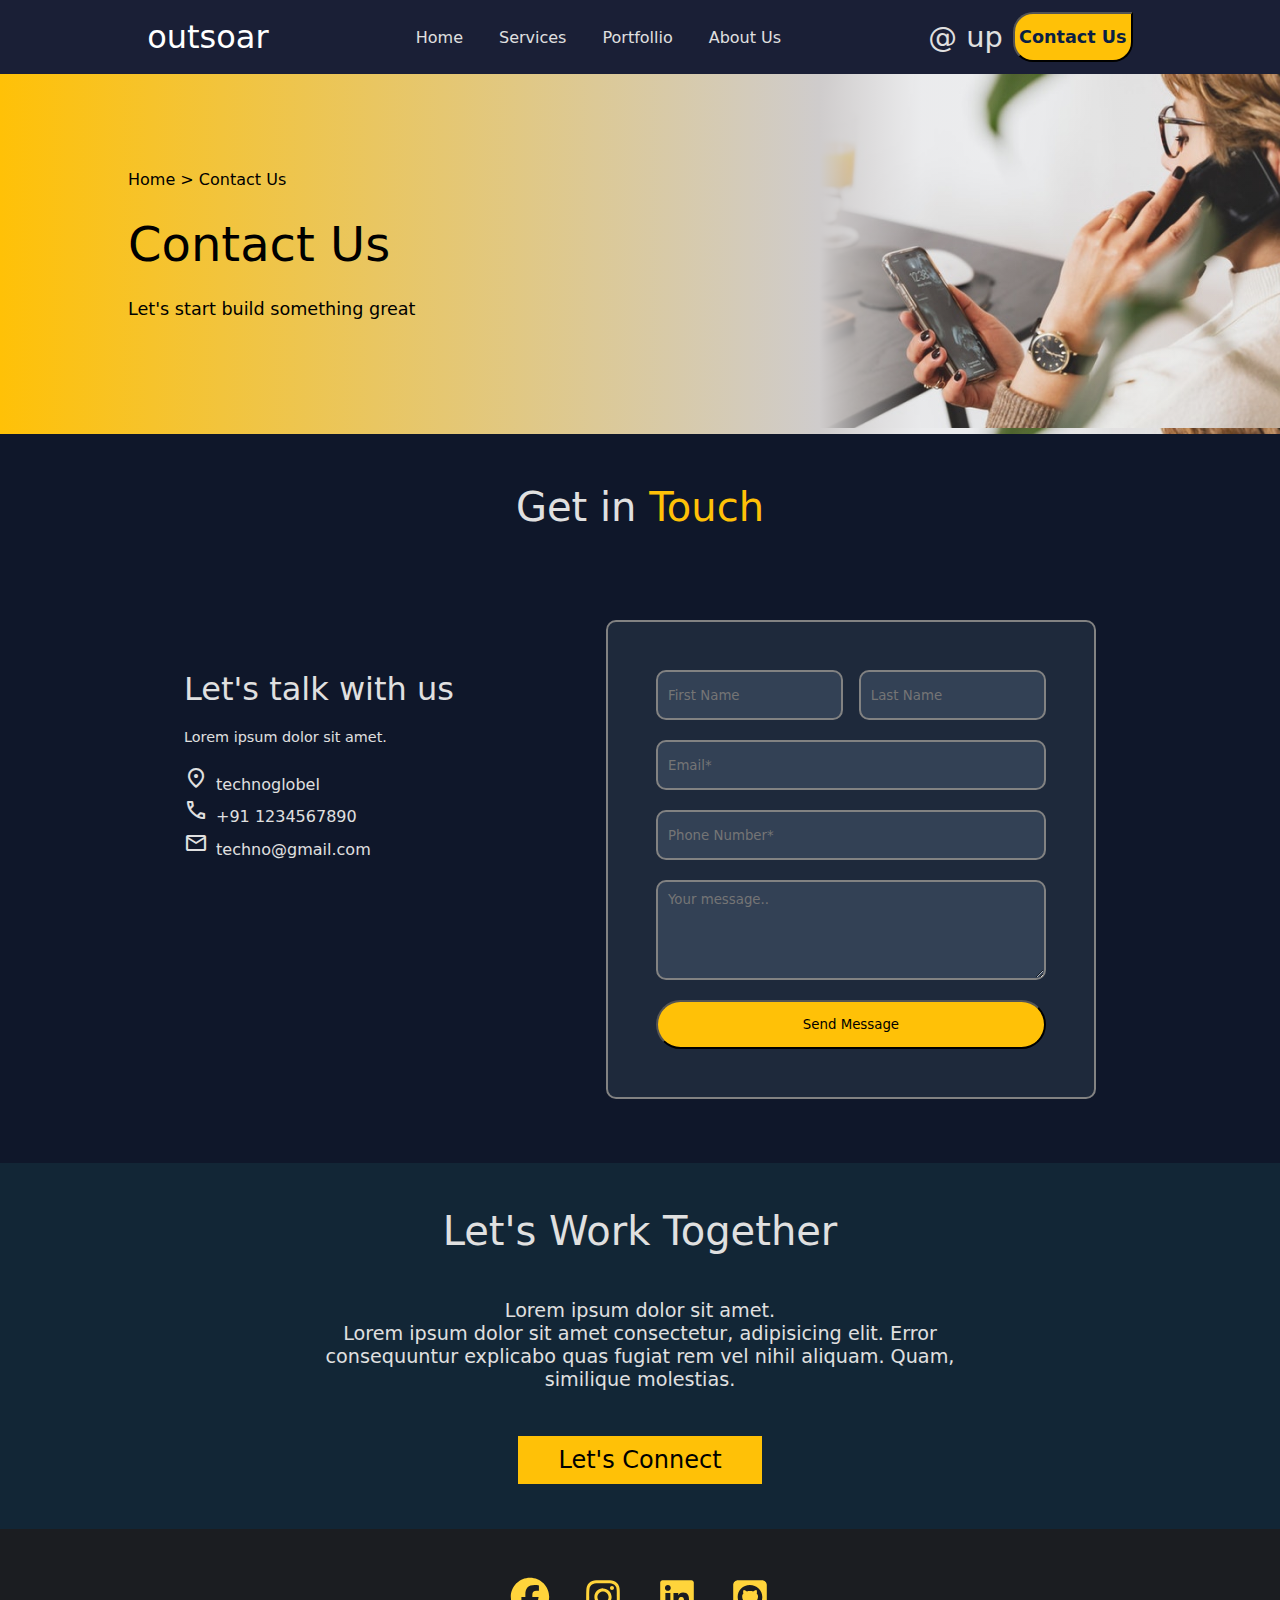
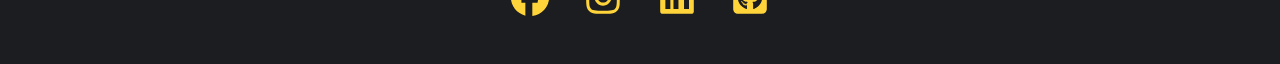
<file: contact us/index.html>
<!DOCTYPE html>
<html lang="en">

<head>
    <meta charset="UTF-8">
    <meta name="viewport" content="width=device-width, initial-scale=1.0">
    <title>Document</title>
    <link rel="stylesheet" href="style.css">
    <link href="https://fonts.googleapis.com/css2?family=Material+Symbols+Outlined" rel="stylesheet" />
    <link rel="stylesheet" href="https://cdnjs.cloudflare.com/ajax/libs/font-awesome/6.4.0/css/all.min.css">
</head>

<body>
    <nav>
        <div class="nav na1">outsoar</div>
        <div class="nav na2">
            <ul>
                <li><a href="../index.html">Home</a></li>
                <li><a href="./Services/index.html">Services</a></li>
                <li><a href="">Portfollio</a></li>
                <li><a href="../about us/index.html">About Us</a></li>
            </ul>
        </div>
        <div class="nav na3">
            <span class="sign">@ up</span>
            <button>Contact Us</button>
        </div>
    </nav>
    <header>
        <div class="addresh">Home > Contact Us</div>
        <div class="he">Contact Us</div>
        <div class="hepr">Let's start build something great</div>
    </header>
    <main>
        <section class="two">
            <div class="two-head">
                <span class="twhema">Get in <span class="hediff">Touch</span></span>
            </div>
            <div class="two-text">
                <div class="part1">
                    <div class="part1-head">Let's talk with us</div>
                    <div class="part1-sub">Lorem ipsum dolor sit amet.</div>
                    <div class="location"><span class="material-symbols-outlined"> location_on </span>technoglobel</div>
                    <div class="num"><span class="material-symbols-outlined"> call </span>+91 1234567890</div>
                    <div class="email"><span class="material-symbols-outlined"> email </span>techno@gmail.com</div>
                </div>
                <div class="part2">
                    <div class="name">
                        <input type="text" class="name-input    " placeholder="First Name">
                        <input type="text" class="name-input    " placeholder="Last Name">
                    </div>
                    <input type="email" class="email" placeholder="Email*">
                    <input type="number" class="number" placeholder="Phone Number*">
                    <textarea name="" id="" class="textbox" placeholder="Your message.."></textarea>
                    <button>Send Message</button>
                </div>
            </div>
        </section>
        <section class="one">
            <div class="one-head">Let's Work Together</div>
            <div>
                <div class="one-pra sepr1">Lorem ipsum dolor sit amet.</div>
                <div class="one-pra sepr2">Lorem ipsum dolor sit amet consectetur, adipisicing elit. Error
                    consequuntur explicabo quas fugiat rem vel nihil aliquam. Quam, similique molestias.</div>
            </div>
            <button class="one-butt">Let's Connect</button>
        </section>        
    </main>
    <footer>
        <svg xmlns="http://www.w3.org/2000/svg"
            viewBox="0 0 640 640"><!--!Font Awesome Free v7.1.0 by @fontawesome - https://fontawesome.com License - https://fontawesome.com/license/free Copyright 2025 Fonticons, Inc.-->
            <path fill="#ffd43b"
                d="M576 320C576 178.6 461.4 64 320 64C178.6 64 64 178.6 64 320C64 440 146.7 540.8 258.2 568.5L258.2 398.2L205.4 398.2L205.4 320L258.2 320L258.2 286.3C258.2 199.2 297.6 158.8 383.2 158.8C399.4 158.8 427.4 162 438.9 165.2L438.9 236C432.9 235.4 422.4 235 409.3 235C367.3 235 351.1 250.9 351.1 292.2L351.1 320L434.7 320L420.3 398.2L351 398.2L351 574.1C477.8 558.8 576 450.9 576 320z" />
        </svg>
        <svg xmlns="http://www.w3.org/2000/svg"
            viewBox="0 0 640 640"><!--!Font Awesome Free v7.1.0 by @fontawesome - https://fontawesome.com License - https://fontawesome.com/license/free Copyright 2025 Fonticons, Inc.-->
            <path fill="#ffd43b"
                d="M320.3 205C256.8 204.8 205.2 256.2 205 319.7C204.8 383.2 256.2 434.8 319.7 435C383.2 435.2 434.8 383.8 435 320.3C435.2 256.8 383.8 205.2 320.3 205zM319.7 245.4C360.9 245.2 394.4 278.5 394.6 319.7C394.8 360.9 361.5 394.4 320.3 394.6C279.1 394.8 245.6 361.5 245.4 320.3C245.2 279.1 278.5 245.6 319.7 245.4zM413.1 200.3C413.1 185.5 425.1 173.5 439.9 173.5C454.7 173.5 466.7 185.5 466.7 200.3C466.7 215.1 454.7 227.1 439.9 227.1C425.1 227.1 413.1 215.1 413.1 200.3zM542.8 227.5C541.1 191.6 532.9 159.8 506.6 133.6C480.4 107.4 448.6 99.2 412.7 97.4C375.7 95.3 264.8 95.3 227.8 97.4C192 99.1 160.2 107.3 133.9 133.5C107.6 159.7 99.5 191.5 97.7 227.4C95.6 264.4 95.6 375.3 97.7 412.3C99.4 448.2 107.6 480 133.9 506.2C160.2 532.4 191.9 540.6 227.8 542.4C264.8 544.5 375.7 544.5 412.7 542.4C448.6 540.7 480.4 532.5 506.6 506.2C532.8 480 541 448.2 542.8 412.3C544.9 375.3 544.9 264.5 542.8 227.5zM495 452C487.2 471.6 472.1 486.7 452.4 494.6C422.9 506.3 352.9 503.6 320.3 503.6C287.7 503.6 217.6 506.2 188.2 494.6C168.6 486.8 153.5 471.7 145.6 452C133.9 422.5 136.6 352.5 136.6 319.9C136.6 287.3 134 217.2 145.6 187.8C153.4 168.2 168.5 153.1 188.2 145.2C217.7 133.5 287.7 136.2 320.3 136.2C352.9 136.2 423 133.6 452.4 145.2C472 153 487.1 168.1 495 187.8C506.7 217.3 504 287.3 504 319.9C504 352.5 506.7 422.6 495 452z" />
        </svg>
        <svg xmlns="http://www.w3.org/2000/svg"
            viewBox="0 0 640 640"><!--!Font Awesome Free v7.1.0 by @fontawesome - https://fontawesome.com License - https://fontawesome.com/license/free Copyright 2025 Fonticons, Inc.-->
            <path fill="#ffd43b"
                d="M512 96L127.9 96C110.3 96 96 110.5 96 128.3L96 511.7C96 529.5 110.3 544 127.9 544L512 544C529.6 544 544 529.5 544 511.7L544 128.3C544 110.5 529.6 96 512 96zM231.4 480L165 480L165 266.2L231.5 266.2L231.5 480L231.4 480zM198.2 160C219.5 160 236.7 177.2 236.7 198.5C236.7 219.8 219.5 237 198.2 237C176.9 237 159.7 219.8 159.7 198.5C159.7 177.2 176.9 160 198.2 160zM480.3 480L413.9 480L413.9 376C413.9 351.2 413.4 319.3 379.4 319.3C344.8 319.3 339.5 346.3 339.5 374.2L339.5 480L273.1 480L273.1 266.2L336.8 266.2L336.8 295.4L337.7 295.4C346.6 278.6 368.3 260.9 400.6 260.9C467.8 260.9 480.3 305.2 480.3 362.8L480.3 480z" />
        </svg>
        <svg xmlns="http://www.w3.org/2000/svg"
            viewBox="0 0 640 640"><!--!Font Awesome Free v7.1.0 by @fontawesome - https://fontawesome.com License - https://fontawesome.com/license/free Copyright 2025 Fonticons, Inc.-->
            <path fill="#ffd43b"
                d="M544 160C544 124.7 515.3 96 480 96L160 96C124.7 96 96 124.7 96 160L96 480C96 515.3 124.7 544 160 544L480 544C515.3 544 544 515.3 544 480L544 160zM361.8 471.7C361.8 469.9 361.8 465.7 361.9 460.1C362 448.7 362 431.3 362 416.4C362 400.8 356.8 390.9 350.7 385.7C387.7 381.6 426.7 376.5 426.7 312.6C426.7 294.4 420.2 285.3 409.6 273.6C411.3 269.3 417 251.6 407.9 228.6C394 224.3 362.2 246.5 362.2 246.5C335.6 239 305.6 239 279 246.5C279 246.5 247.2 224.3 233.3 228.6C224.2 251.5 229.8 269.2 231.6 273.6C221 285.3 216 294.4 216 312.6C216 376.2 253.3 381.6 290.3 385.7C285.5 390 281.2 397.4 279.7 408C270.2 412.3 245.9 419.7 231.4 394.1C222.3 378.3 205.9 377 205.9 377C189.7 376.8 204.8 387.2 204.8 387.2C215.6 392.2 223.2 411.4 223.2 411.4C232.9 441.1 279.3 431.1 279.3 431.1C279.3 440.1 279.4 452.8 279.4 461.7C279.4 466.5 279.5 470.3 279.5 471.7C279.5 476 276.5 481.2 268 479.7C202 457.6 155.8 394.8 155.8 321.4C155.8 229.6 226 159.9 317.8 159.9C409.6 159.9 484 229.6 484 321.4C484.1 394.8 439.3 457.7 373.3 479.7C364.9 481.2 361.8 476 361.8 471.7zM271.3 416.9C271.1 415.4 272.4 414.1 274.3 413.7C276.2 413.5 278 414.3 278.2 415.6C278.5 416.9 277.2 418.2 275.2 418.6C273.3 419 271.5 418.2 271.3 416.9zM262.2 420.1C260 420.3 258.5 419.2 258.5 417.7C258.5 416.4 260 415.3 262 415.3C263.9 415.1 265.7 416.2 265.7 417.7C265.7 419 264.2 420.1 262.2 420.1zM247.9 417.9C246 417.5 244.7 416 245.1 414.7C245.5 413.4 247.5 412.8 249.2 413.2C251.2 413.8 252.5 415.3 252 416.6C251.6 417.9 249.6 418.5 247.9 417.9zM235.4 410.6C233.9 409.3 233.5 407.4 234.5 406.5C235.4 405.4 237.3 405.6 238.8 407.1C240.1 408.4 240.6 410.4 239.7 411.2C238.8 412.3 236.9 412.1 235.4 410.6zM226.9 400.6C225.8 399.1 225.8 397.4 226.9 396.7C228 395.8 229.7 396.5 230.6 398C231.7 399.5 231.7 401.3 230.6 402.1C229.7 402.7 228 402.1 226.9 400.6zM220.6 391.8C219.5 390.5 219.3 389 220.2 388.3C221.1 387.4 222.6 387.9 223.7 388.9C224.8 390.2 225 391.7 224.1 392.4C223.2 393.3 221.7 392.8 220.6 391.8zM214.6 385.4C213.3 384.8 212.7 383.7 213.1 382.8C213.5 382.2 214.6 381.9 215.9 382.4C217.2 383.1 217.8 384.2 217.4 385C217 385.9 215.7 386.1 214.6 385.4z" />
        </svg>
    </footer>

</body>

</html>
</file>
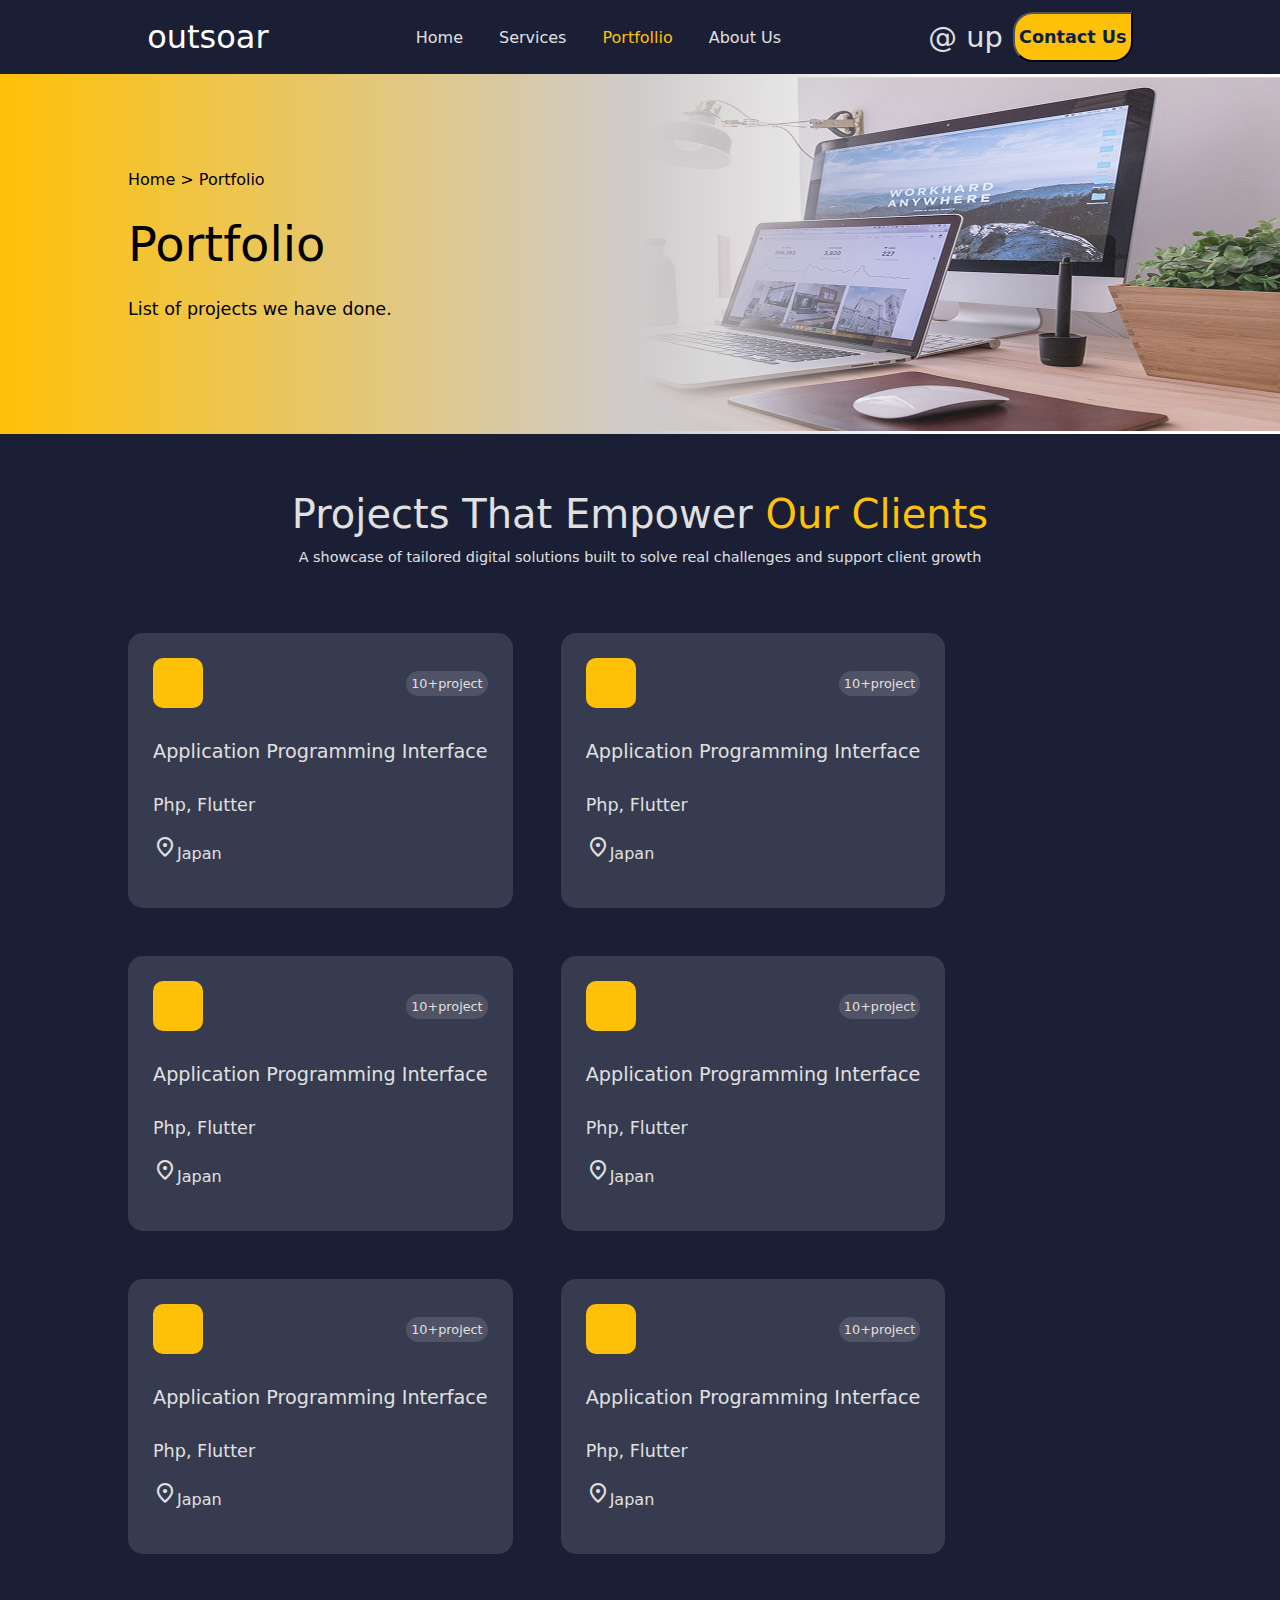
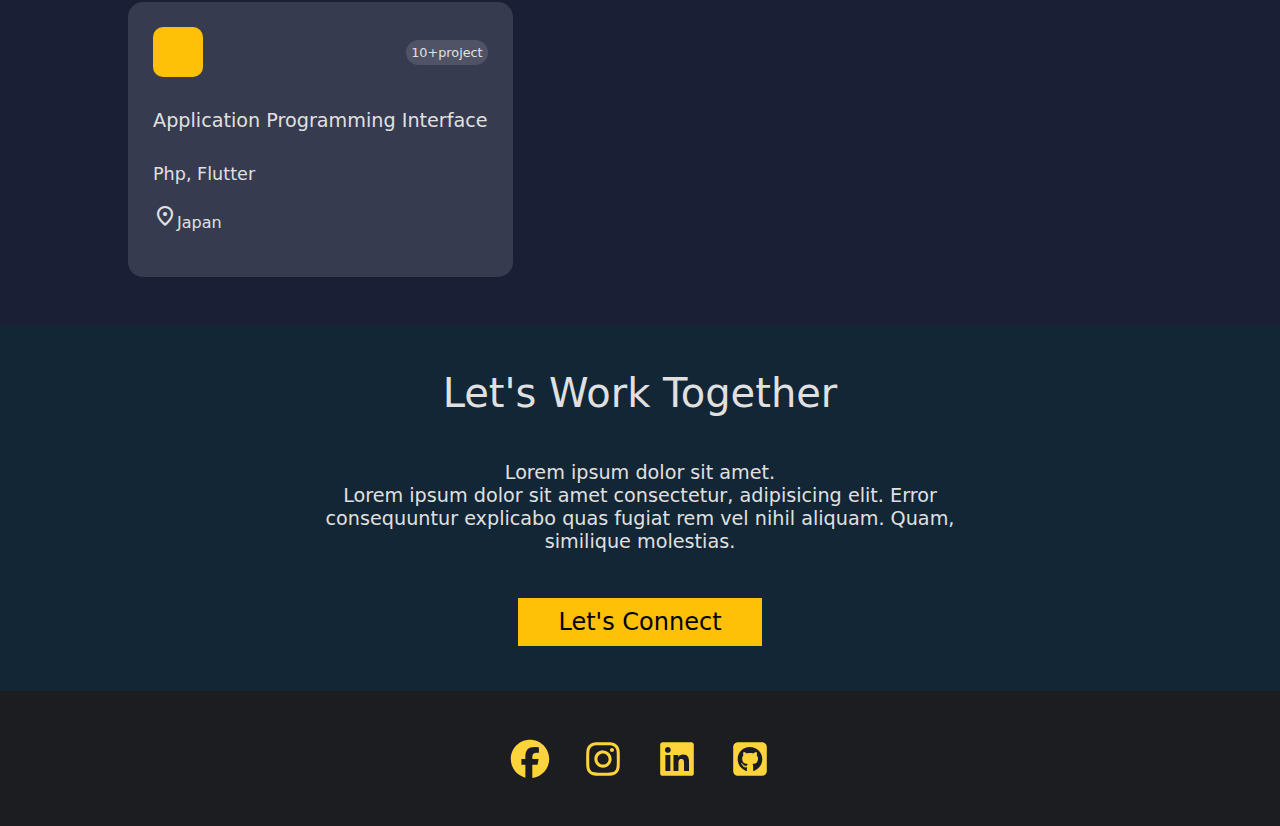
<file: Portfolio/index.html>
<!DOCTYPE html>
<html lang="en">

<head>
    <meta charset="UTF-8">
    <meta name="viewport" content="width=device-width, initial-scale=1.0">
    <title>outsoar.com</title>
    <link href="https://fonts.googleapis.com/css2?family=Material+Symbols+Outlined" rel="stylesheet" />
    <link rel="stylesheet" href="https://cdnjs.cloudflare.com/ajax/libs/font-awesome/6.4.0/css/all.min.css">
    <link rel="stylesheet" href="style.css">
    <link rel="icon" href="../assets/image/icon.png" type="image/png">
</head>

<body>
    <nav>
        <div class="nav na1">outsoar</div>
        <div class="nav na2">
            <ul>
                <li><a href="../index.html">Home</a></li>
                <li><a href="../Services/index.html">Services</a></li>
                <li><a href="index.html ">Portfollio</a></li>
                <li><a href="../about us/index.html">About Us</a></li>
            </ul>
        </div>
        <div class="nav na3">
            <span class="sign">@ up</span>
            <button><a href="../contact us/index.html">Contact Us</a></button>
        </div>
    </nav>
    <header>
        <div class="addresh">Home > Portfolio</div>
        <div class="he">Portfolio</div>
        <div class="hepr">List of projects we have done.</div>
    </header>
    <main>
        <section class="one">
                <div class="one-head">
                    <spna class="onhema">Projects That Empower <span class="diff">Our Clients</span></spna>
                    <span class="onhepr">A showcase of tailored digital solutions built to solve real challenges and support client growth  </span>
                </div>
                <div class="part2">

                    <div class="one-txt">
                        <div class="oncoup">
                            <span class="oncolog"></span>
                            <span class="oncols">10+project</span>
                        </div>
                        <div class="oncohe">Application Programming Interface</div>
                        <div class="oncola">Php, Flutter </div>
                        <div class="oncofo">
                            <span class="location"><span class="material-symbols-outlined"> location_on </span>Japan</span>
                        </div>
                    </div>
                    <div class="one-txt">
                        <div class="oncoup">
                            <span class="oncolog"></span>
                            <span class="oncols">10+project</span>
                        </div>
                        <div class="oncohe">Application Programming Interface</div>
                        <div class="oncola">Php, Flutter </div>
                        <div class="oncofo">
                            <span class="location"><span class="material-symbols-outlined"> location_on </span>Japan</span>
                        </div>
                    </div>
                    <div class="one-txt">
                        <div class="oncoup">
                            <span class="oncolog"></span>
                            <span class="oncols">10+project</span>
                        </div>
                        <div class="oncohe">Application Programming Interface</div>
                        <div class="oncola">Php, Flutter </div>
                        <div class="oncofo">
                            <span class="location"><span class="material-symbols-outlined"> location_on </span>Japan</span>
                        </div>
                    </div>
                    <div class="one-txt">
                        <div class="oncoup">
                            <span class="oncolog"></span>
                            <span class="oncols">10+project</span>
                        </div>
                        <div class="oncohe">Application Programming Interface</div>
                        <div class="oncola">Php, Flutter </div>
                        <div class="oncofo">
                            <span class="location"><span class="material-symbols-outlined"> location_on </span>Japan</span>
                        </div>
                    </div>
                    <div class="one-txt">
                        <div class="oncoup">
                            <span class="oncolog"></span>
                            <span class="oncols">10+project</span>
                        </div>
                        <div class="oncohe">Application Programming Interface</div>
                        <div class="oncola">Php, Flutter </div>
                        <div class="oncofo">
                            <span class="location"><span class="material-symbols-outlined"> location_on </span>Japan</span>
                        </div>
                    </div>
                    <div class="one-txt">
                        <div class="oncoup">
                            <span class="oncolog"></span>
                            <span class="oncols">10+project</span>
                        </div>
                        <div class="oncohe">Application Programming Interface</div>
                        <div class="oncola">Php, Flutter </div>
                        <div class="oncofo">
                            <span class="location"><span class="material-symbols-outlined"> location_on </span>Japan</span>
                        </div>
                    </div>
                        <div class="one-txt felx">
                            <div class="oncoup">
                                <span class="oncolog"></span>
                                <span class="oncols">10+project</span>
                            </div>
                            <div class="oncohe">Application Programming Interface</div>
                            <div class="oncola">Php, Flutter </div>
                            <div class="oncofo">
                                <span class="location"><span class="material-symbols-outlined"> location_on </span>Japan</span>
                            </div>
                        </div>
                </div>
                </section>
        <section class="four">
            <div class="four-head">Let's Work Together</div>
            <div>
                <div class="four-pra sepr1">Lorem ipsum dolor sit amet.</div>
                <div class="four-pra sepr2">Lorem ipsum dolor sit amet consectetur, adipisicing elit. Error
                    consequuntur explicabo quas fugiat rem vel nihil aliquam. Quam, similique molestias.</div>
            </div>
            <button class="four-butt">Let's Connect</button>
        </section>        
    </main>
        <footer>
        <svg xmlns="http://www.w3.org/2000/svg"
            viewBox="0 0 640 640"><!--!Font Awesome Free v7.1.0 by @fontawesome - https://fontawesome.com License - https://fontawesome.com/license/free Copyright 2025 Fonticons, Inc.-->
            <path fill="#ffd43b"
                d="M576 320C576 178.6 461.4 64 320 64C178.6 64 64 178.6 64 320C64 440 146.7 540.8 258.2 568.5L258.2 398.2L205.4 398.2L205.4 320L258.2 320L258.2 286.3C258.2 199.2 297.6 158.8 383.2 158.8C399.4 158.8 427.4 162 438.9 165.2L438.9 236C432.9 235.4 422.4 235 409.3 235C367.3 235 351.1 250.9 351.1 292.2L351.1 320L434.7 320L420.3 398.2L351 398.2L351 574.1C477.8 558.8 576 450.9 576 320z" />
        </svg>
        <svg xmlns="http://www.w3.org/2000/svg"
            viewBox="0 0 640 640"><!--!Font Awesome Free v7.1.0 by @fontawesome - https://fontawesome.com License - https://fontawesome.com/license/free Copyright 2025 Fonticons, Inc.-->
            <path fill="#ffd43b"
                d="M320.3 205C256.8 204.8 205.2 256.2 205 319.7C204.8 383.2 256.2 434.8 319.7 435C383.2 435.2 434.8 383.8 435 320.3C435.2 256.8 383.8 205.2 320.3 205zM319.7 245.4C360.9 245.2 394.4 278.5 394.6 319.7C394.8 360.9 361.5 394.4 320.3 394.6C279.1 394.8 245.6 361.5 245.4 320.3C245.2 279.1 278.5 245.6 319.7 245.4zM413.1 200.3C413.1 185.5 425.1 173.5 439.9 173.5C454.7 173.5 466.7 185.5 466.7 200.3C466.7 215.1 454.7 227.1 439.9 227.1C425.1 227.1 413.1 215.1 413.1 200.3zM542.8 227.5C541.1 191.6 532.9 159.8 506.6 133.6C480.4 107.4 448.6 99.2 412.7 97.4C375.7 95.3 264.8 95.3 227.8 97.4C192 99.1 160.2 107.3 133.9 133.5C107.6 159.7 99.5 191.5 97.7 227.4C95.6 264.4 95.6 375.3 97.7 412.3C99.4 448.2 107.6 480 133.9 506.2C160.2 532.4 191.9 540.6 227.8 542.4C264.8 544.5 375.7 544.5 412.7 542.4C448.6 540.7 480.4 532.5 506.6 506.2C532.8 480 541 448.2 542.8 412.3C544.9 375.3 544.9 264.5 542.8 227.5zM495 452C487.2 471.6 472.1 486.7 452.4 494.6C422.9 506.3 352.9 503.6 320.3 503.6C287.7 503.6 217.6 506.2 188.2 494.6C168.6 486.8 153.5 471.7 145.6 452C133.9 422.5 136.6 352.5 136.6 319.9C136.6 287.3 134 217.2 145.6 187.8C153.4 168.2 168.5 153.1 188.2 145.2C217.7 133.5 287.7 136.2 320.3 136.2C352.9 136.2 423 133.6 452.4 145.2C472 153 487.1 168.1 495 187.8C506.7 217.3 504 287.3 504 319.9C504 352.5 506.7 422.6 495 452z" />
        </svg>
        <svg xmlns="http://www.w3.org/2000/svg"
            viewBox="0 0 640 640"><!--!Font Awesome Free v7.1.0 by @fontawesome - https://fontawesome.com License - https://fontawesome.com/license/free Copyright 2025 Fonticons, Inc.-->
            <path fill="#ffd43b"
                d="M512 96L127.9 96C110.3 96 96 110.5 96 128.3L96 511.7C96 529.5 110.3 544 127.9 544L512 544C529.6 544 544 529.5 544 511.7L544 128.3C544 110.5 529.6 96 512 96zM231.4 480L165 480L165 266.2L231.5 266.2L231.5 480L231.4 480zM198.2 160C219.5 160 236.7 177.2 236.7 198.5C236.7 219.8 219.5 237 198.2 237C176.9 237 159.7 219.8 159.7 198.5C159.7 177.2 176.9 160 198.2 160zM480.3 480L413.9 480L413.9 376C413.9 351.2 413.4 319.3 379.4 319.3C344.8 319.3 339.5 346.3 339.5 374.2L339.5 480L273.1 480L273.1 266.2L336.8 266.2L336.8 295.4L337.7 295.4C346.6 278.6 368.3 260.9 400.6 260.9C467.8 260.9 480.3 305.2 480.3 362.8L480.3 480z" />
        </svg>
        <svg xmlns="http://www.w3.org/2000/svg"
            viewBox="0 0 640 640"><!--!Font Awesome Free v7.1.0 by @fontawesome - https://fontawesome.com License - https://fontawesome.com/license/free Copyright 2025 Fonticons, Inc.-->
            <path fill="#ffd43b"
                d="M544 160C544 124.7 515.3 96 480 96L160 96C124.7 96 96 124.7 96 160L96 480C96 515.3 124.7 544 160 544L480 544C515.3 544 544 515.3 544 480L544 160zM361.8 471.7C361.8 469.9 361.8 465.7 361.9 460.1C362 448.7 362 431.3 362 416.4C362 400.8 356.8 390.9 350.7 385.7C387.7 381.6 426.7 376.5 426.7 312.6C426.7 294.4 420.2 285.3 409.6 273.6C411.3 269.3 417 251.6 407.9 228.6C394 224.3 362.2 246.5 362.2 246.5C335.6 239 305.6 239 279 246.5C279 246.5 247.2 224.3 233.3 228.6C224.2 251.5 229.8 269.2 231.6 273.6C221 285.3 216 294.4 216 312.6C216 376.2 253.3 381.6 290.3 385.7C285.5 390 281.2 397.4 279.7 408C270.2 412.3 245.9 419.7 231.4 394.1C222.3 378.3 205.9 377 205.9 377C189.7 376.8 204.8 387.2 204.8 387.2C215.6 392.2 223.2 411.4 223.2 411.4C232.9 441.1 279.3 431.1 279.3 431.1C279.3 440.1 279.4 452.8 279.4 461.7C279.4 466.5 279.5 470.3 279.5 471.7C279.5 476 276.5 481.2 268 479.7C202 457.6 155.8 394.8 155.8 321.4C155.8 229.6 226 159.9 317.8 159.9C409.6 159.9 484 229.6 484 321.4C484.1 394.8 439.3 457.7 373.3 479.7C364.9 481.2 361.8 476 361.8 471.7zM271.3 416.9C271.1 415.4 272.4 414.1 274.3 413.7C276.2 413.5 278 414.3 278.2 415.6C278.5 416.9 277.2 418.2 275.2 418.6C273.3 419 271.5 418.2 271.3 416.9zM262.2 420.1C260 420.3 258.5 419.2 258.5 417.7C258.5 416.4 260 415.3 262 415.3C263.9 415.1 265.7 416.2 265.7 417.7C265.7 419 264.2 420.1 262.2 420.1zM247.9 417.9C246 417.5 244.7 416 245.1 414.7C245.5 413.4 247.5 412.8 249.2 413.2C251.2 413.8 252.5 415.3 252 416.6C251.6 417.9 249.6 418.5 247.9 417.9zM235.4 410.6C233.9 409.3 233.5 407.4 234.5 406.5C235.4 405.4 237.3 405.6 238.8 407.1C240.1 408.4 240.6 410.4 239.7 411.2C238.8 412.3 236.9 412.1 235.4 410.6zM226.9 400.6C225.8 399.1 225.8 397.4 226.9 396.7C228 395.8 229.7 396.5 230.6 398C231.7 399.5 231.7 401.3 230.6 402.1C229.7 402.7 228 402.1 226.9 400.6zM220.6 391.8C219.5 390.5 219.3 389 220.2 388.3C221.1 387.4 222.6 387.9 223.7 388.9C224.8 390.2 225 391.7 224.1 392.4C223.2 393.3 221.7 392.8 220.6 391.8zM214.6 385.4C213.3 384.8 212.7 383.7 213.1 382.8C213.5 382.2 214.6 381.9 215.9 382.4C217.2 383.1 217.8 384.2 217.4 385C217 385.9 215.7 386.1 214.6 385.4z" />
        </svg>
    </footer>
</body>

</html>
</file>
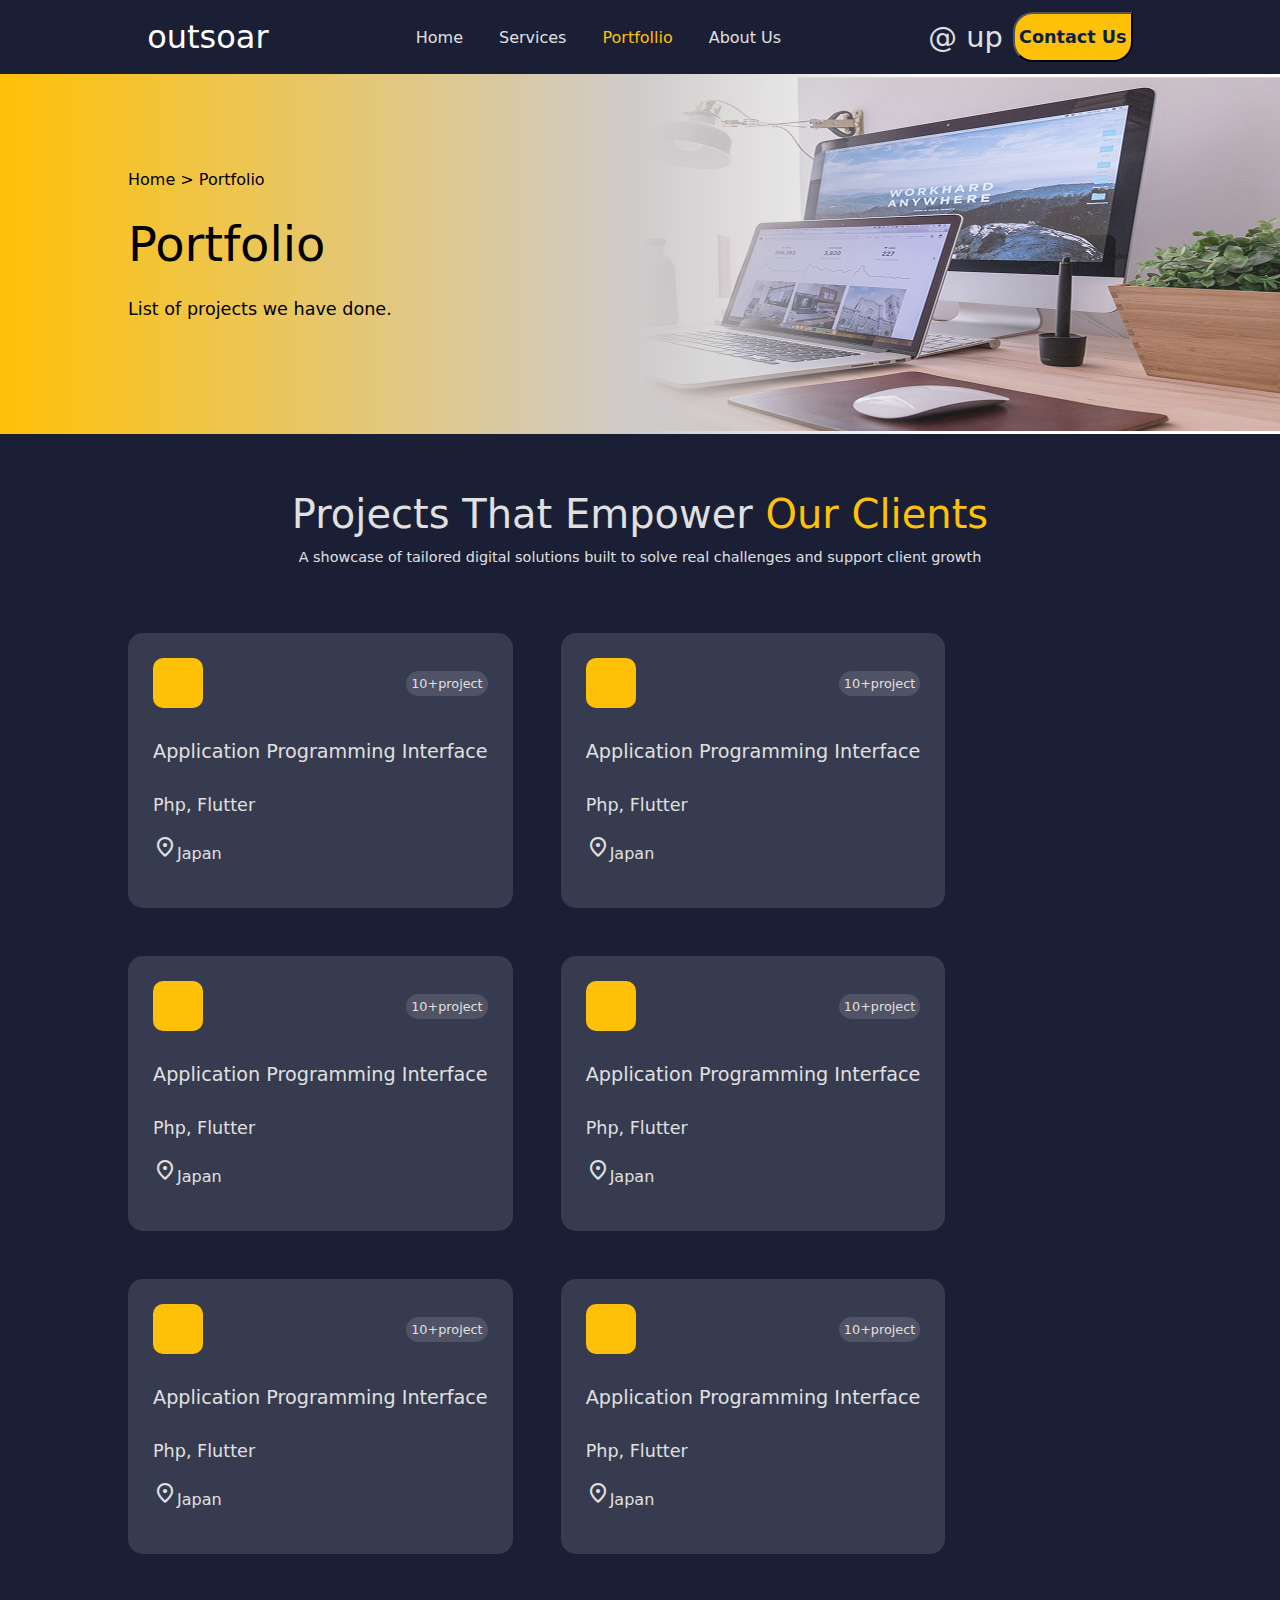
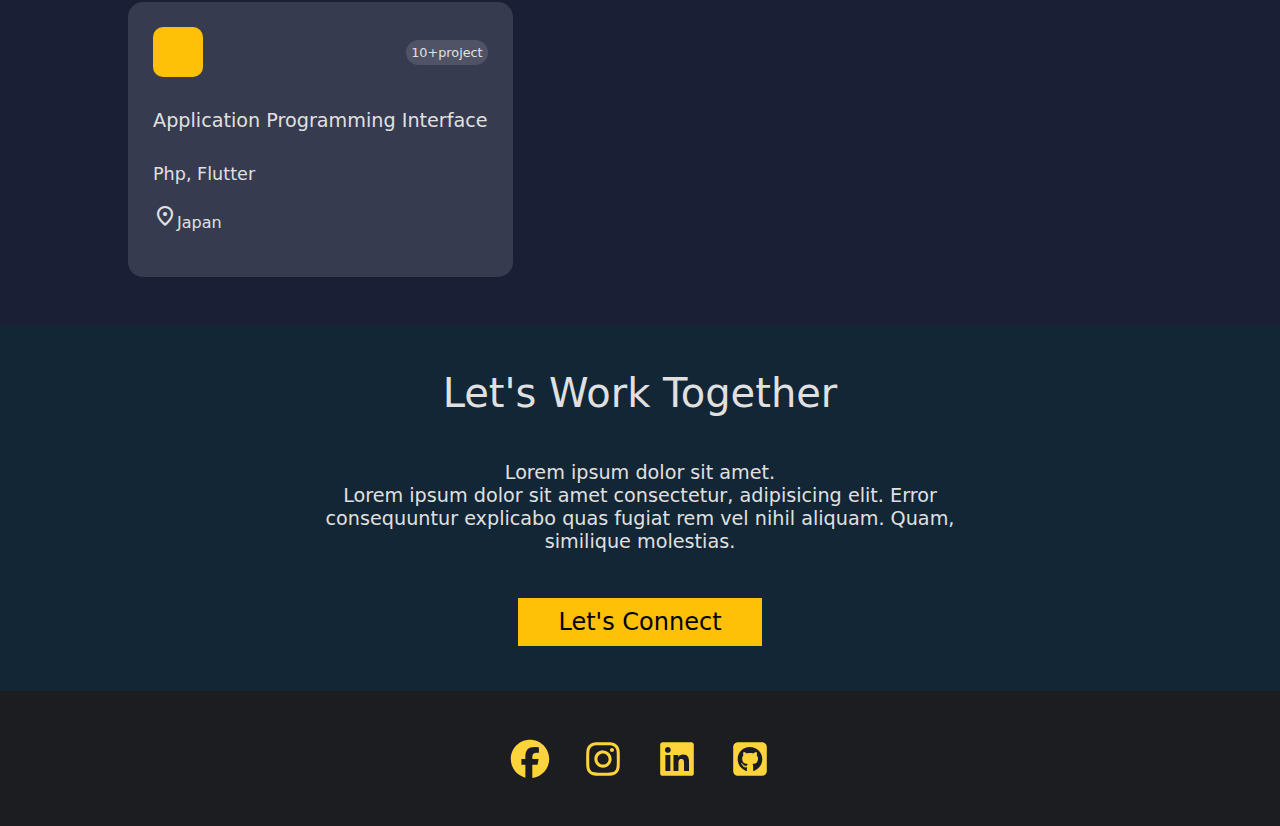
<file: Portfollio/index.html>
<!DOCTYPE html>
<html lang="en">

<head>
    <meta charset="UTF-8">
    <meta name="viewport" content="width=device-width, initial-scale=1.0">
    <title>Document</title>
    <link href="https://fonts.googleapis.com/css2?family=Material+Symbols+Outlined" rel="stylesheet" />
    <link rel="stylesheet" href="https://cdnjs.cloudflare.com/ajax/libs/font-awesome/6.4.0/css/all.min.css">
    <link rel="stylesheet" href="style.css">
</head>

<body>
    <nav>
        <div class="nav na1">outsoar</div>
        <div class="nav na2">
            <ul>
                <li><a href="../index.html">Home</a></li>
                <li><a href="../Services/index.html">Services</a></li>
                <li><a href="index.html ">Portfollio</a></li>
                <li><a href="../about us/index.html">About Us</a></li>
            </ul>
        </div>
        <div class="nav na3">
            <span class="sign">@ up</span>
            <button><a href="../contact us/index.html">Contact Us</a></button>
        </div>
    </nav>
    <header>
        <div class="addresh">Home > Portfolio</div>
        <div class="he">Portfolio</div>
        <div class="hepr">List of projects we have done.</div>
    </header>
    <main>
        <section class="one">
                <div class="one-head">
                    <spna class="onhema">Projects That Empower <span class="diff">Our Clients</span></spna>
                    <span class="onhepr">A showcase of tailored digital solutions built to solve real challenges and support client growth  </span>
                </div>
                <div class="part2">

                    <div class="one-txt">
                        <div class="oncoup">
                            <span class="oncolog"></span>
                            <span class="oncols">10+project</span>
                        </div>
                        <div class="oncohe">Application Programming Interface</div>
                        <div class="oncola">Php, Flutter </div>
                        <div class="oncofo">
                            <span class="location"><span class="material-symbols-outlined"> location_on </span>Japan</span>
                        </div>
                    </div>
                    <div class="one-txt">
                        <div class="oncoup">
                            <span class="oncolog"></span>
                            <span class="oncols">10+project</span>
                        </div>
                        <div class="oncohe">Application Programming Interface</div>
                        <div class="oncola">Php, Flutter </div>
                        <div class="oncofo">
                            <span class="location"><span class="material-symbols-outlined"> location_on </span>Japan</span>
                        </div>
                    </div>
                    <div class="one-txt">
                        <div class="oncoup">
                            <span class="oncolog"></span>
                            <span class="oncols">10+project</span>
                        </div>
                        <div class="oncohe">Application Programming Interface</div>
                        <div class="oncola">Php, Flutter </div>
                        <div class="oncofo">
                            <span class="location"><span class="material-symbols-outlined"> location_on </span>Japan</span>
                        </div>
                    </div>
                    <div class="one-txt">
                        <div class="oncoup">
                            <span class="oncolog"></span>
                            <span class="oncols">10+project</span>
                        </div>
                        <div class="oncohe">Application Programming Interface</div>
                        <div class="oncola">Php, Flutter </div>
                        <div class="oncofo">
                            <span class="location"><span class="material-symbols-outlined"> location_on </span>Japan</span>
                        </div>
                    </div>
                    <div class="one-txt">
                        <div class="oncoup">
                            <span class="oncolog"></span>
                            <span class="oncols">10+project</span>
                        </div>
                        <div class="oncohe">Application Programming Interface</div>
                        <div class="oncola">Php, Flutter </div>
                        <div class="oncofo">
                            <span class="location"><span class="material-symbols-outlined"> location_on </span>Japan</span>
                        </div>
                    </div>
                    <div class="one-txt">
                        <div class="oncoup">
                            <span class="oncolog"></span>
                            <span class="oncols">10+project</span>
                        </div>
                        <div class="oncohe">Application Programming Interface</div>
                        <div class="oncola">Php, Flutter </div>
                        <div class="oncofo">
                            <span class="location"><span class="material-symbols-outlined"> location_on </span>Japan</span>
                        </div>
                    </div>
                        <div class="one-txt felx">
                            <div class="oncoup">
                                <span class="oncolog"></span>
                                <span class="oncols">10+project</span>
                            </div>
                            <div class="oncohe">Application Programming Interface</div>
                            <div class="oncola">Php, Flutter </div>
                            <div class="oncofo">
                                <span class="location"><span class="material-symbols-outlined"> location_on </span>Japan</span>
                            </div>
                        </div>
                </div>
                </section>
        <section class="four">
            <div class="four-head">Let's Work Together</div>
            <div>
                <div class="four-pra sepr1">Lorem ipsum dolor sit amet.</div>
                <div class="four-pra sepr2">Lorem ipsum dolor sit amet consectetur, adipisicing elit. Error
                    consequuntur explicabo quas fugiat rem vel nihil aliquam. Quam, similique molestias.</div>
            </div>
            <button class="four-butt">Let's Connect</button>
        </section>        
    </main>
        <footer>
        <svg xmlns="http://www.w3.org/2000/svg"
            viewBox="0 0 640 640"><!--!Font Awesome Free v7.1.0 by @fontawesome - https://fontawesome.com License - https://fontawesome.com/license/free Copyright 2025 Fonticons, Inc.-->
            <path fill="#ffd43b"
                d="M576 320C576 178.6 461.4 64 320 64C178.6 64 64 178.6 64 320C64 440 146.7 540.8 258.2 568.5L258.2 398.2L205.4 398.2L205.4 320L258.2 320L258.2 286.3C258.2 199.2 297.6 158.8 383.2 158.8C399.4 158.8 427.4 162 438.9 165.2L438.9 236C432.9 235.4 422.4 235 409.3 235C367.3 235 351.1 250.9 351.1 292.2L351.1 320L434.7 320L420.3 398.2L351 398.2L351 574.1C477.8 558.8 576 450.9 576 320z" />
        </svg>
        <svg xmlns="http://www.w3.org/2000/svg"
            viewBox="0 0 640 640"><!--!Font Awesome Free v7.1.0 by @fontawesome - https://fontawesome.com License - https://fontawesome.com/license/free Copyright 2025 Fonticons, Inc.-->
            <path fill="#ffd43b"
                d="M320.3 205C256.8 204.8 205.2 256.2 205 319.7C204.8 383.2 256.2 434.8 319.7 435C383.2 435.2 434.8 383.8 435 320.3C435.2 256.8 383.8 205.2 320.3 205zM319.7 245.4C360.9 245.2 394.4 278.5 394.6 319.7C394.8 360.9 361.5 394.4 320.3 394.6C279.1 394.8 245.6 361.5 245.4 320.3C245.2 279.1 278.5 245.6 319.7 245.4zM413.1 200.3C413.1 185.5 425.1 173.5 439.9 173.5C454.7 173.5 466.7 185.5 466.7 200.3C466.7 215.1 454.7 227.1 439.9 227.1C425.1 227.1 413.1 215.1 413.1 200.3zM542.8 227.5C541.1 191.6 532.9 159.8 506.6 133.6C480.4 107.4 448.6 99.2 412.7 97.4C375.7 95.3 264.8 95.3 227.8 97.4C192 99.1 160.2 107.3 133.9 133.5C107.6 159.7 99.5 191.5 97.7 227.4C95.6 264.4 95.6 375.3 97.7 412.3C99.4 448.2 107.6 480 133.9 506.2C160.2 532.4 191.9 540.6 227.8 542.4C264.8 544.5 375.7 544.5 412.7 542.4C448.6 540.7 480.4 532.5 506.6 506.2C532.8 480 541 448.2 542.8 412.3C544.9 375.3 544.9 264.5 542.8 227.5zM495 452C487.2 471.6 472.1 486.7 452.4 494.6C422.9 506.3 352.9 503.6 320.3 503.6C287.7 503.6 217.6 506.2 188.2 494.6C168.6 486.8 153.5 471.7 145.6 452C133.9 422.5 136.6 352.5 136.6 319.9C136.6 287.3 134 217.2 145.6 187.8C153.4 168.2 168.5 153.1 188.2 145.2C217.7 133.5 287.7 136.2 320.3 136.2C352.9 136.2 423 133.6 452.4 145.2C472 153 487.1 168.1 495 187.8C506.7 217.3 504 287.3 504 319.9C504 352.5 506.7 422.6 495 452z" />
        </svg>
        <svg xmlns="http://www.w3.org/2000/svg"
            viewBox="0 0 640 640"><!--!Font Awesome Free v7.1.0 by @fontawesome - https://fontawesome.com License - https://fontawesome.com/license/free Copyright 2025 Fonticons, Inc.-->
            <path fill="#ffd43b"
                d="M512 96L127.9 96C110.3 96 96 110.5 96 128.3L96 511.7C96 529.5 110.3 544 127.9 544L512 544C529.6 544 544 529.5 544 511.7L544 128.3C544 110.5 529.6 96 512 96zM231.4 480L165 480L165 266.2L231.5 266.2L231.5 480L231.4 480zM198.2 160C219.5 160 236.7 177.2 236.7 198.5C236.7 219.8 219.5 237 198.2 237C176.9 237 159.7 219.8 159.7 198.5C159.7 177.2 176.9 160 198.2 160zM480.3 480L413.9 480L413.9 376C413.9 351.2 413.4 319.3 379.4 319.3C344.8 319.3 339.5 346.3 339.5 374.2L339.5 480L273.1 480L273.1 266.2L336.8 266.2L336.8 295.4L337.7 295.4C346.6 278.6 368.3 260.9 400.6 260.9C467.8 260.9 480.3 305.2 480.3 362.8L480.3 480z" />
        </svg>
        <svg xmlns="http://www.w3.org/2000/svg"
            viewBox="0 0 640 640"><!--!Font Awesome Free v7.1.0 by @fontawesome - https://fontawesome.com License - https://fontawesome.com/license/free Copyright 2025 Fonticons, Inc.-->
            <path fill="#ffd43b"
                d="M544 160C544 124.7 515.3 96 480 96L160 96C124.7 96 96 124.7 96 160L96 480C96 515.3 124.7 544 160 544L480 544C515.3 544 544 515.3 544 480L544 160zM361.8 471.7C361.8 469.9 361.8 465.7 361.9 460.1C362 448.7 362 431.3 362 416.4C362 400.8 356.8 390.9 350.7 385.7C387.7 381.6 426.7 376.5 426.7 312.6C426.7 294.4 420.2 285.3 409.6 273.6C411.3 269.3 417 251.6 407.9 228.6C394 224.3 362.2 246.5 362.2 246.5C335.6 239 305.6 239 279 246.5C279 246.5 247.2 224.3 233.3 228.6C224.2 251.5 229.8 269.2 231.6 273.6C221 285.3 216 294.4 216 312.6C216 376.2 253.3 381.6 290.3 385.7C285.5 390 281.2 397.4 279.7 408C270.2 412.3 245.9 419.7 231.4 394.1C222.3 378.3 205.9 377 205.9 377C189.7 376.8 204.8 387.2 204.8 387.2C215.6 392.2 223.2 411.4 223.2 411.4C232.9 441.1 279.3 431.1 279.3 431.1C279.3 440.1 279.4 452.8 279.4 461.7C279.4 466.5 279.5 470.3 279.5 471.7C279.5 476 276.5 481.2 268 479.7C202 457.6 155.8 394.8 155.8 321.4C155.8 229.6 226 159.9 317.8 159.9C409.6 159.9 484 229.6 484 321.4C484.1 394.8 439.3 457.7 373.3 479.7C364.9 481.2 361.8 476 361.8 471.7zM271.3 416.9C271.1 415.4 272.4 414.1 274.3 413.7C276.2 413.5 278 414.3 278.2 415.6C278.5 416.9 277.2 418.2 275.2 418.6C273.3 419 271.5 418.2 271.3 416.9zM262.2 420.1C260 420.3 258.5 419.2 258.5 417.7C258.5 416.4 260 415.3 262 415.3C263.9 415.1 265.7 416.2 265.7 417.7C265.7 419 264.2 420.1 262.2 420.1zM247.9 417.9C246 417.5 244.7 416 245.1 414.7C245.5 413.4 247.5 412.8 249.2 413.2C251.2 413.8 252.5 415.3 252 416.6C251.6 417.9 249.6 418.5 247.9 417.9zM235.4 410.6C233.9 409.3 233.5 407.4 234.5 406.5C235.4 405.4 237.3 405.6 238.8 407.1C240.1 408.4 240.6 410.4 239.7 411.2C238.8 412.3 236.9 412.1 235.4 410.6zM226.9 400.6C225.8 399.1 225.8 397.4 226.9 396.7C228 395.8 229.7 396.5 230.6 398C231.7 399.5 231.7 401.3 230.6 402.1C229.7 402.7 228 402.1 226.9 400.6zM220.6 391.8C219.5 390.5 219.3 389 220.2 388.3C221.1 387.4 222.6 387.9 223.7 388.9C224.8 390.2 225 391.7 224.1 392.4C223.2 393.3 221.7 392.8 220.6 391.8zM214.6 385.4C213.3 384.8 212.7 383.7 213.1 382.8C213.5 382.2 214.6 381.9 215.9 382.4C217.2 383.1 217.8 384.2 217.4 385C217 385.9 215.7 386.1 214.6 385.4z" />
        </svg>
    </footer>
</body>

</html>
</file>
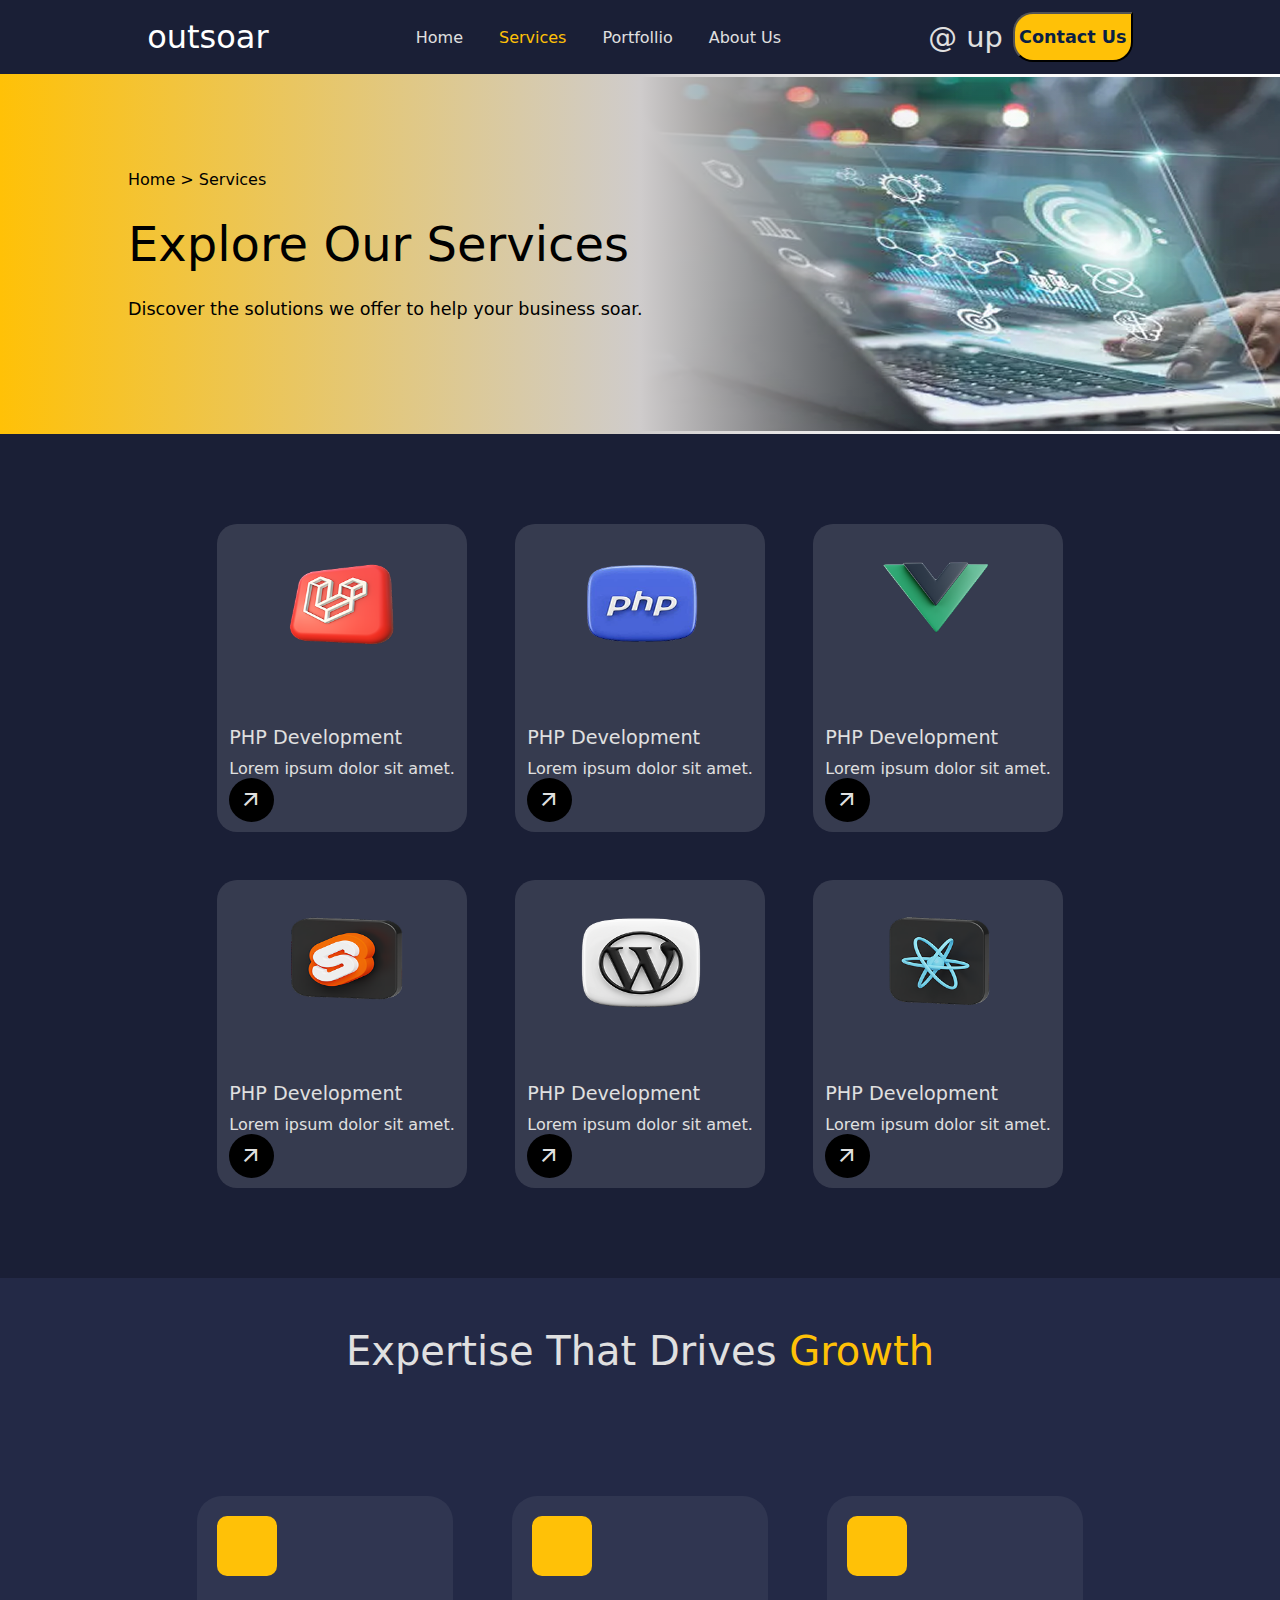
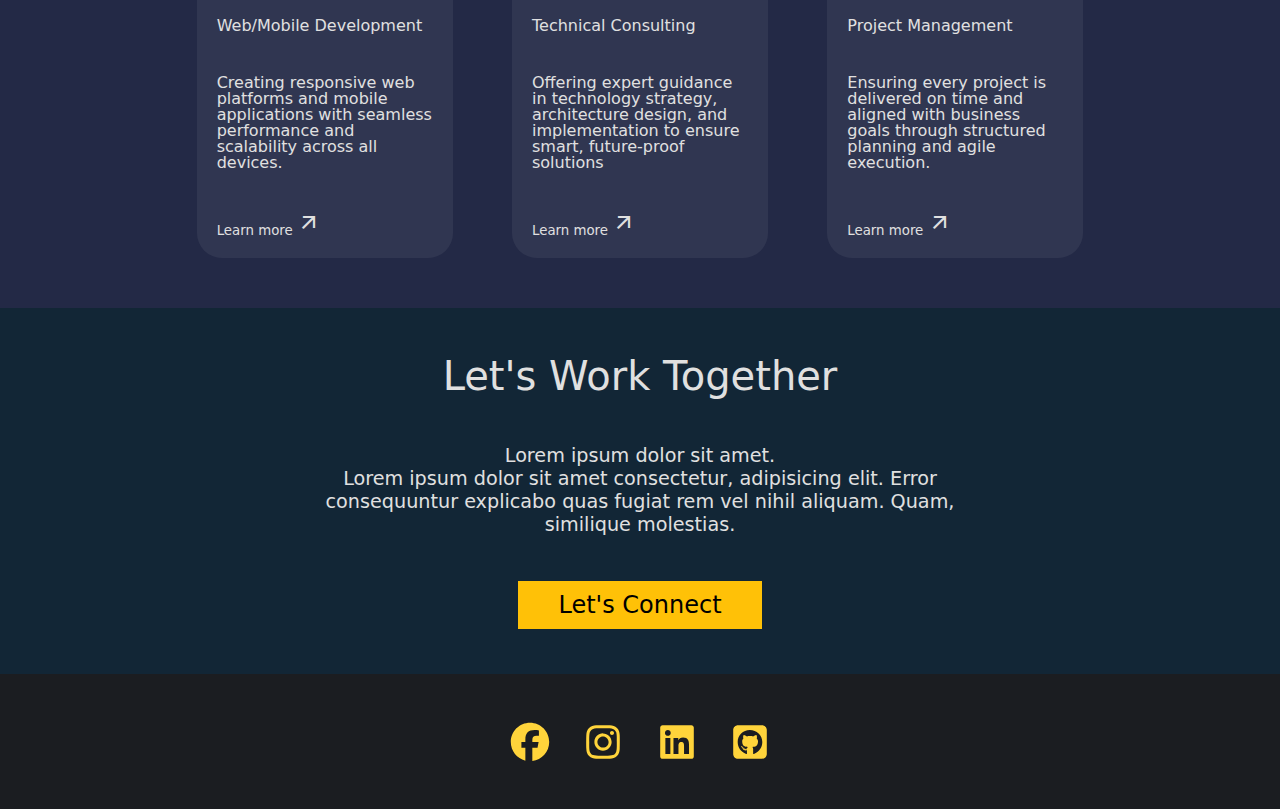
<file: Services/index.html>
<!DOCTYPE html>
<html lang="en">

<head>
    <meta charset="UTF-8">
    <meta name="viewport" content="width=device-width, initial-scale=1.0">
    <title>outsoar.com</title>
    <link href="https://fonts.googleapis.com/css2?family=Material+Symbols+Outlined" rel="stylesheet" />
    <link rel="stylesheet" href="https://cdnjs.cloudflare.com/ajax/libs/font-awesome/6.4.0/css/all.min.css">
    <link rel="stylesheet" href="style.css">
    <link rel="icon" href="../assets/image/icon.png" type="image/png">
</head>

<body>
    <nav>
        <div class="nav na1">outsoar</div>
        <div class="nav na2">
            <ul>
                <li><a href="../index.html">Home</a></li>
                <li><a href="index.html">Services</a></li>
                <li><a href="../Portfolio/index.html">Portfollio</a></li>
                <li><a href="../about us/index.html">About Us</a></li>
            </ul>
        </div>
        <div class="nav na3">
            <span class="sign">@ up</span>
            <button><a href="../contact us/index.html">Contact Us</a></button>
        </div>
    </nav>
    <header>
        <div class="addresh">Home > Services</div>
        <div class="he">Explore Our Services</div>
        <div class="hepr">Discover the solutions we offer to help your business soar.</div>
    </header>
    <MAIN>
        <section class="services">
            <div class="contain contain1">
                <div class="img img1"></div>
                <div class="text">
                    <span class="secohe">PHP Development</span>
                    <span class="secotx">Lorem ipsum dolor sit amet.</span>
                    <span class="icon material-symbols-outlined">arrow_outward</span>
                </div>
            </div>
            <div class="contain contain1">
                <div class="img img2"></div>
                <div class="text">
                    <span class="secohe">PHP Development</span>
                    <span class="secotx">Lorem ipsum dolor sit amet.</span>
                    <span class="icon material-symbols-outlined">arrow_outward</span>
                </div>
            </div>
            <div class="contain contain1">
                <div class="img img3"></div>
                <div class="text">
                    <span class="secohe">PHP Development</span>
                    <span class="secotx">Lorem ipsum dolor sit amet.</span>
                    <span class="icon material-symbols-outlined">arrow_outward</span>
                </div>
            </div>
            <div class="contain contain1">
                <div class="img img4"></div>
                <div class="text">
                    <span class="secohe">PHP Development</span>
                    <span class="secotx">Lorem ipsum dolor sit amet.</span>
                    <span class="icon material-symbols-outlined">arrow_outward</span>
                </div>
            </div>
            <div class="contain contain1">
                <div class="img img5"></div>
                <div class="text">
                    <span class="secohe">PHP Development</span>
                    <span class="secotx">Lorem ipsum dolor sit amet.</span>
                    <span class="icon material-symbols-outlined">arrow_outward</span>
                </div>
            </div>
            <div class="contain contain1">
                <div class=" img img6"></div>
                <div class="text">
                    <span class="secohe">PHP Development</span>
                    <span class="secotx">Lorem ipsum dolor sit amet.</span>
                    <span class="icon material-symbols-outlined">arrow_outward</span>
                </div>
            </div>
        </section>
        <section class="thrid section">
            <div class="heading-three heading-two">
                <span class="hetwma hethma">Expertise That Drives <span class="diff">Growth<span></span>
            </div>
            <div class="contain-three">
                <div class="coth coth1">
                    <span class="cothlo  cotwlo"></span>
                    <span class="cothhe">Web/Mobile Development</span>
                    <span class="cothpr">
                        Creating responsive web platforms and mobile applications with seamless performance and scalability across all devices.
                    </span>
                    <button class="cothbutt">Learn more <span
                            class="material-symbols-outlined">arrow_outward</span></button>
                </div>
                <div class="coth coth2">
                    <span class="cothlo  cotwlo"></span>
                    <span class="cothhe">Technical Consulting</span>
                    <span class="cothpr">
                        Offering expert guidance in technology strategy, architecture design, and implementation to ensure smart, future-proof solutions
                    </span>
                    <button class="cothbutt">Learn more <span
                            class="material-symbols-outlined">arrow_outward</span></button>
                </div>
                <div class="coth coth3">
                    <span class="cothlo  cotwlo"></span>
                    <span class="cothhe">Project Management</span>
                    <span class="cothpr">Ensuring every project is delivered on time and aligned with business goals through structured planning and agile execution.
                    </span>
                    <button class="cothbutt">Learn more <span
                            class="material-symbols-outlined">arrow_outward</span></button>
                </div>
            </div>
        </section>
        <section class="four">
            <div class="four-head">Let's Work Together</div>
            <div>
                <div class="four-pra sepr1">Lorem ipsum dolor sit amet.</div>
                <div class="four-pra sepr2">Lorem ipsum dolor sit amet consectetur, adipisicing elit. Error
                    consequuntur explicabo quas fugiat rem vel nihil aliquam. Quam, similique molestias.</div>
            </div>
            <button class="four-butt">Let's Connect</button>
        </section>        
    </main>
    <footer>
        <svg xmlns="http://www.w3.org/2000/svg"
            viewBox="0 0 640 640"><!--!Font Awesome Free v7.1.0 by @fontawesome - https://fontawesome.com License - https://fontawesome.com/license/free Copyright 2025 Fonticons, Inc.-->
            <path fill="#ffd43b"
                d="M576 320C576 178.6 461.4 64 320 64C178.6 64 64 178.6 64 320C64 440 146.7 540.8 258.2 568.5L258.2 398.2L205.4 398.2L205.4 320L258.2 320L258.2 286.3C258.2 199.2 297.6 158.8 383.2 158.8C399.4 158.8 427.4 162 438.9 165.2L438.9 236C432.9 235.4 422.4 235 409.3 235C367.3 235 351.1 250.9 351.1 292.2L351.1 320L434.7 320L420.3 398.2L351 398.2L351 574.1C477.8 558.8 576 450.9 576 320z" />
        </svg>
        <svg xmlns="http://www.w3.org/2000/svg"
            viewBox="0 0 640 640"><!--!Font Awesome Free v7.1.0 by @fontawesome - https://fontawesome.com License - https://fontawesome.com/license/free Copyright 2025 Fonticons, Inc.-->
            <path fill="#ffd43b"
                d="M320.3 205C256.8 204.8 205.2 256.2 205 319.7C204.8 383.2 256.2 434.8 319.7 435C383.2 435.2 434.8 383.8 435 320.3C435.2 256.8 383.8 205.2 320.3 205zM319.7 245.4C360.9 245.2 394.4 278.5 394.6 319.7C394.8 360.9 361.5 394.4 320.3 394.6C279.1 394.8 245.6 361.5 245.4 320.3C245.2 279.1 278.5 245.6 319.7 245.4zM413.1 200.3C413.1 185.5 425.1 173.5 439.9 173.5C454.7 173.5 466.7 185.5 466.7 200.3C466.7 215.1 454.7 227.1 439.9 227.1C425.1 227.1 413.1 215.1 413.1 200.3zM542.8 227.5C541.1 191.6 532.9 159.8 506.6 133.6C480.4 107.4 448.6 99.2 412.7 97.4C375.7 95.3 264.8 95.3 227.8 97.4C192 99.1 160.2 107.3 133.9 133.5C107.6 159.7 99.5 191.5 97.7 227.4C95.6 264.4 95.6 375.3 97.7 412.3C99.4 448.2 107.6 480 133.9 506.2C160.2 532.4 191.9 540.6 227.8 542.4C264.8 544.5 375.7 544.5 412.7 542.4C448.6 540.7 480.4 532.5 506.6 506.2C532.8 480 541 448.2 542.8 412.3C544.9 375.3 544.9 264.5 542.8 227.5zM495 452C487.2 471.6 472.1 486.7 452.4 494.6C422.9 506.3 352.9 503.6 320.3 503.6C287.7 503.6 217.6 506.2 188.2 494.6C168.6 486.8 153.5 471.7 145.6 452C133.9 422.5 136.6 352.5 136.6 319.9C136.6 287.3 134 217.2 145.6 187.8C153.4 168.2 168.5 153.1 188.2 145.2C217.7 133.5 287.7 136.2 320.3 136.2C352.9 136.2 423 133.6 452.4 145.2C472 153 487.1 168.1 495 187.8C506.7 217.3 504 287.3 504 319.9C504 352.5 506.7 422.6 495 452z" />
        </svg>
        <svg xmlns="http://www.w3.org/2000/svg"
            viewBox="0 0 640 640"><!--!Font Awesome Free v7.1.0 by @fontawesome - https://fontawesome.com License - https://fontawesome.com/license/free Copyright 2025 Fonticons, Inc.-->
            <path fill="#ffd43b"
                d="M512 96L127.9 96C110.3 96 96 110.5 96 128.3L96 511.7C96 529.5 110.3 544 127.9 544L512 544C529.6 544 544 529.5 544 511.7L544 128.3C544 110.5 529.6 96 512 96zM231.4 480L165 480L165 266.2L231.5 266.2L231.5 480L231.4 480zM198.2 160C219.5 160 236.7 177.2 236.7 198.5C236.7 219.8 219.5 237 198.2 237C176.9 237 159.7 219.8 159.7 198.5C159.7 177.2 176.9 160 198.2 160zM480.3 480L413.9 480L413.9 376C413.9 351.2 413.4 319.3 379.4 319.3C344.8 319.3 339.5 346.3 339.5 374.2L339.5 480L273.1 480L273.1 266.2L336.8 266.2L336.8 295.4L337.7 295.4C346.6 278.6 368.3 260.9 400.6 260.9C467.8 260.9 480.3 305.2 480.3 362.8L480.3 480z" />
        </svg>
        <svg xmlns="http://www.w3.org/2000/svg"
            viewBox="0 0 640 640"><!--!Font Awesome Free v7.1.0 by @fontawesome - https://fontawesome.com License - https://fontawesome.com/license/free Copyright 2025 Fonticons, Inc.-->
            <path fill="#ffd43b"
                d="M544 160C544 124.7 515.3 96 480 96L160 96C124.7 96 96 124.7 96 160L96 480C96 515.3 124.7 544 160 544L480 544C515.3 544 544 515.3 544 480L544 160zM361.8 471.7C361.8 469.9 361.8 465.7 361.9 460.1C362 448.7 362 431.3 362 416.4C362 400.8 356.8 390.9 350.7 385.7C387.7 381.6 426.7 376.5 426.7 312.6C426.7 294.4 420.2 285.3 409.6 273.6C411.3 269.3 417 251.6 407.9 228.6C394 224.3 362.2 246.5 362.2 246.5C335.6 239 305.6 239 279 246.5C279 246.5 247.2 224.3 233.3 228.6C224.2 251.5 229.8 269.2 231.6 273.6C221 285.3 216 294.4 216 312.6C216 376.2 253.3 381.6 290.3 385.7C285.5 390 281.2 397.4 279.7 408C270.2 412.3 245.9 419.7 231.4 394.1C222.3 378.3 205.9 377 205.9 377C189.7 376.8 204.8 387.2 204.8 387.2C215.6 392.2 223.2 411.4 223.2 411.4C232.9 441.1 279.3 431.1 279.3 431.1C279.3 440.1 279.4 452.8 279.4 461.7C279.4 466.5 279.5 470.3 279.5 471.7C279.5 476 276.5 481.2 268 479.7C202 457.6 155.8 394.8 155.8 321.4C155.8 229.6 226 159.9 317.8 159.9C409.6 159.9 484 229.6 484 321.4C484.1 394.8 439.3 457.7 373.3 479.7C364.9 481.2 361.8 476 361.8 471.7zM271.3 416.9C271.1 415.4 272.4 414.1 274.3 413.7C276.2 413.5 278 414.3 278.2 415.6C278.5 416.9 277.2 418.2 275.2 418.6C273.3 419 271.5 418.2 271.3 416.9zM262.2 420.1C260 420.3 258.5 419.2 258.5 417.7C258.5 416.4 260 415.3 262 415.3C263.9 415.1 265.7 416.2 265.7 417.7C265.7 419 264.2 420.1 262.2 420.1zM247.9 417.9C246 417.5 244.7 416 245.1 414.7C245.5 413.4 247.5 412.8 249.2 413.2C251.2 413.8 252.5 415.3 252 416.6C251.6 417.9 249.6 418.5 247.9 417.9zM235.4 410.6C233.9 409.3 233.5 407.4 234.5 406.5C235.4 405.4 237.3 405.6 238.8 407.1C240.1 408.4 240.6 410.4 239.7 411.2C238.8 412.3 236.9 412.1 235.4 410.6zM226.9 400.6C225.8 399.1 225.8 397.4 226.9 396.7C228 395.8 229.7 396.5 230.6 398C231.7 399.5 231.7 401.3 230.6 402.1C229.7 402.7 228 402.1 226.9 400.6zM220.6 391.8C219.5 390.5 219.3 389 220.2 388.3C221.1 387.4 222.6 387.9 223.7 388.9C224.8 390.2 225 391.7 224.1 392.4C223.2 393.3 221.7 392.8 220.6 391.8zM214.6 385.4C213.3 384.8 212.7 383.7 213.1 382.8C213.5 382.2 214.6 381.9 215.9 382.4C217.2 383.1 217.8 384.2 217.4 385C217 385.9 215.7 386.1 214.6 385.4z" />
        </svg>
    </footer>
    </MAIN>

</body>

</html>
</file>
<file: assets/style.css>
:root {
    --background-color: #1A1F36;
    --font-color: #E0E0E0;
    --highlit: #FFC107;


}


* {
    margin: 0;
    padding: 0;
    box-sizing: border-box;
    font-family: system-ui, -apple-system, BlinkMacSystemFont, 'Segoe UI', Roboto, Oxygen, Ubuntu, Cantarell, 'Open Sans', 'Helvetica Neue', sans-serif;
    /* outline: 2px solid red ; */
    scrollbar-width: none;
}

nav {
    padding: 0.75rem 0;
    /* height: 10vh; */
    background-color: var(--background-color);
    display: flex;
    align-items: center;
    justify-content: space-evenly;
    width: 100%;
}

.na2 {
    ul {
        display: flex;
        gap: 2.25rem;
        align-items: center;
        list-style: none;
    }

}

.na1 {
    font-size: 2rem;
    color: white;
}

.na2 {
    li {

        a,
        a:link {
            text-decoration: none;
            color: var(--font-color);
        }

        a:hover {
            color: var(--highlit);
        }



    }
}
.na2 li:first-child{
    a{
        color: var(--highlit);
    }
}

.na3 {
    display: flex;
    align-items: center;
    gap: 0.625rem;
}

.na3 {
    span {
        color: var(--font-color);
        font-size: 1.8rem;
    }
}

.na3 {
    button {
        width: 7.5rem;
        height: 3.125rem;
        border-radius: 1.25rem 0px 1.25rem 1.25rem;
        font-size: 1.1rem;
        background-color: #FFC107;
        font-weight: 700;        
    }
}
.na3>button>a{
    color: #0A1F44;
    text-decoration: none;
}

header {
    width: 100%;
    height: 90.5vh;

    background: linear-gradient(to bottom, rgba(0, 0, 0, 0.10) 0%, rgba(0, 0, 0, 0.30) 40%, rgba(0, 0, 0, 0.40) 70%, rgba(0, 0, 0, 0.50) 100%), url("./image/backround.jpg");

    background-size: cover;
    background-position: center;
    background-repeat: no-repeat;
}

header>div {
    padding: 3.125rem;
    display: flex;
    width: 100%;
    justify-content: space-evenly;
    align-items: center;

}

.part1 {
    width: 31vw;
    display: flex;
    gap: 1.25rem;
    flex-direction: column;
    color: white;
    z-index: 2;

}

.heading {
    width: 31vw;
    font-weight: bold;
    display: block;
    font-size: 4rem;

}

.heading2 {
    font-weight: 400;
    font-style: italic;
}

.head-pra {
    font-weight: 400;
    display: block;
    word-break: break-all;
    color: var(--font-color);
    word-spacing: 2px;
    line-height: 1.6;

}

.part2 {
    width: 22.5rem;
    /* height: 260px; */
    background-color: #1E1B4B;
    padding: 2.5rem 1.25rem;
    display: flex;
    align-items: center;
    flex-direction: column;
    justify-content: space-evenly;
    gap: 2.5rem;
}

.part2>div:first-child {
    display: flex;
    align-items: center;
    gap: 1.25rem;
    justify-content: space-evenly;
}

.headimg {
    width: 5rem;
    height: 5rem;
    background-color: #d9d9d940;
    border-radius: 50%;
    background-image: url(./image/leader.png);
    background-size: cover;
    background-position: center;
}

.about-part2>span {
    display: block;
    color: var(--font-color);
    text-transform: capitalize;
}

.part2-butt {
    padding: 0.625rem 1.25rem;
    font-size: 1.2rem;
    background-color: #FFC107;
    border: none;
    font-weight: 500;
    display: flex;
    gap: 0.625rem;
    align-items: center;
}

.part3 {
    width: 60vw;
    padding: 0.625rem 0;
    padding-bottom: 2.5rem;
    display: flex;
    align-items: center;
    justify-content: space-between;

}

.part3-div {
    display: flex;

    flex-direction: column;

    span {
        display: inline-block;
        color: #fff;

    }
}

.div-num {
    font-size: 1.8rem;

}

.div-word {
    font-size: 0.8rem;
    display: block;
}

.logos {
    height: 20.5vh;
    width: 100%;
    background-color: #1C2A48;
    display: flex;
    align-items: center;
    justify-content: space-around;

    img {
        display: inline-block;
        height: 10vh;
    }
}

.two {
    background-color: #111827;
    width: 100%;
    height: auto;
}

.heading-two {
    display: flex;
    flex-direction: column;
    align-items: center;
    line-height: 1.1;

}

.hetwma {
    display: inline-block;
    color: var(--font-color);
    font-size: 3rem;
    padding: 1.25rem;
}

.two-diff {
    color: #FFC107;
}

.hetwse {
    color: var(--font-color);
    display: block;
    font-size: 1.3rem;
}

.contain-two {
    padding-top: 3rem;
    display: flex;
    flex-wrap: wrap;
    justify-content: space-between;
    width: 60vw;

}

.cotw {
    display: flex;
    flex-direction: column;
    align-items: center;
    margin: 1.25rem 3.125rem;
    width: 20vw;
    line-height: 1.6;


}

.cotw>span {
    display: block;
}

.cotwlo {
    height: 3.125rem;
    width: 3.125rem;
    border-radius: 50%;
    background: linear-gradient(#FBBF24, #EA580C);
}

.cotwhe {
    font-size: 1.5rem;
    color: var(--font-color);
}

.cotwpr {
    font-size: 0.9rem;
    color: var(--font-color);
    word-spacing: 2px;
    line-height: 1.;
    word-break: break-all;
    width: 20vw;


}

.cotw5 {
    flex: 1;
}

.section {
    display: flex;
    flex-direction: column;
    align-items: center;
    justify-content: space-between;
}

.thrid {
    background-color: #232946;
    width: 100%;
    padding: 3.125rem;
    height: 70vh;
    gap: 1.25rem;
}

.contain-three {
    display: flex;
    align-items: center;
    justify-content: space-around;
    gap: 3.125rem;
    width: 70vw;
}

.hethma {
    font-size: 2.5rem;
    font-weight: 500;
}

.coth {
    display: flex;
    flex-direction: column;
    align-items: flex-start;
    justify-content: space-between;
    border-radius: 1.5625rem;
    padding: 1.25rem;
    background-color: #ffffff10;
    width: 20vw;
    /* height: 40vh; */
    gap: 2.5rem;

    span {
        color: var(--font-color);
        display: inline-block;

    }

    button {
        color: var(--font-color);
        background-color: transparent;
        border: none;
    }
}

.cothlo {
    border-radius: 10px;
}

.cothpr {
    line-height: 1;
}

.cothhe {
    padding: 0;
}

.four {
    background-color: var(--background-color);
    width: 100%;
    height: auto;
}

.four-head {
    padding: 1.5rem;
}

.contain-four {
    padding: 1.5rem;
    display: flex;
    padding-bottom: 5rem;

    align-items: center;
    width: 60vw;
    gap: 2rem;
    justify-content: space-evenly;
    flex-wrap: wrap;

    span {
        display: inline-block;
    }
}

.cofoim {
    width: 25vw;
    height: 19vw;
    background-color: #d9d9d940;
    border-radius: 25px;
    background-image: url('../assets/image/image.png');
    background-size: cover;
    background-position: center;
}

.cofotx {
    color: var(--font-color);
    width: 25vw;
    display: flex;
    flex-direction: column;
}

.cofonum {
    display: block;
    color: var(--highlit);
    font-size: 2rem;
    font-weight: 500;
}

.cofohead {
    display: block;
    color: white;
    font-size: 1.2rem;
    padding: 15px 0px;
}

.cofopra {
    font-size: 0.9rem;
}

.cofoul {
    padding: 10px 0px;
    list-style-type: none;
    display: flex;
    flex-direction: column;
    justify-content: center;
}

.cofoli {
    font-size: 1.1rem;
    font-weight: 400;
}

.fifth div:nth-child(2) {
    padding-bottom: 0px;
}

.contain-fifth {
    display: flex;
    justify-content: space-between;
    /* gap: 50px; */
    flex-wrap: wrap;
    width: 57vw;
    padding: 3rem;
}

.cofotx2 .cofopra {
    font-size: 1.13em;
}

.fifth {
    background-color: #0A1F44;
    padding: 1.1rem;
}
.cofim{
    background-image: url('./image/image.png');
}
.cofi {
    display: flex;
    flex-direction: column;
    align-items: center;
}

.cofilogo {
    width: 80px;
    height: 60px;
    background-color: #232946;
    border-radius: 50%;
    display: flex;
    align-items: center;
    justify-content: center;

    img {
        width: 50px
    }
}

.cofitxhe {
    padding: 20px;
    padding-bottom: 0px;
}

.cofitxpra {
    padding: 20px;
}

.cofitxt {
    display: flex;
    flex-direction: column;
    width: 15vw;
    background-color: #232946;
    border-radius: 15px;
    /* padding: 20px; */

    span {
        display: inline-block;
        color: var(--font-color);
    }
}

.six {
    background-color: var(--background-color);    
    display: flex;
    flex-direction: column;
    align-items: center;
    justify-content: space-between;
    padding: 3vh 10vw;
    padding-bottom: 5vh;
    gap: 10vh;
    

}
.six-head{
    padding: 20px;
text-align: start;
width: 100%;
}
.hesima {
    font-size: 2.5rem;
    display: block;
    color: var(--font-color);

}
.hesise{
    color: var(--font-color);
}
.contain-six{
    display: flex;
    align-items: center;
    justify-content: space-between;    
    gap: 20px;
    
}
.cosi{
    border-radius: 10px;
    padding: 12px;
    background-color: #232946;

    width: 12.5vw;
    display: flex;
    flex-direction: column;
    align-items: start;



    
     span{
        display: inline-block;
        color: var(--font-color);
    }
}
.cosiim{
    background-color: white;
    width: 10.8vw;
    height: 200px;
    border-radius: 10px;
    background-image: url('./image/leader.png');
    background-position: center;
    background-size: cover;
    text-align: center;

}
.cosihe{
    padding-top: 20px;
}
.cosisb{
    font-size: 0.8rem;
    padding: 4px 0px;
    
}
.cosipr{
    font-size: 0.8rem;
    padding: 10px 0px;
}
.seven{
    padding: 5vh;
    background-color: #122636;
    gap: 5vh;
}
.seven-head{
    font-size: 2.5em;
    color: var(--font-color);
}
.seven-pra{
    display: block;
    color: var(--font-color);
    font-size: 1.2rem;
    width: 50vw;
    text-align: center;
}
.seven-butt{
    padding: 10px 40px;
    background-color: var(--highlit);
    font-size: 1.5rem;
    font-weight: 500;
    border: none;

}
footer{
    background-color: #1B1D21;
    display: flex;
    align-items: center;
    justify-content: center;
    gap: 2vw;
    height: 15vh;
    svg{
        width: 3rem;
    }
}
</file>
<file: about us/style.css>
:root {
    --background-color: #1A1F36;
    --font-color: #E0E0E0;
    --highlit: #FFC107;


}

*{
     margin:0; 
     padding:0; 
     box-sizing: border-box;
     scrollbar-width: none;
     font-family: system-ui, -apple-system, BlinkMacSystemFont, 'Segoe UI', Roboto, Oxygen, Ubuntu, Cantarell, 'Open Sans', 'Helvetica Neue', sans-serif;
}
nav {
    padding: 0.75rem 0;
    /* height: 10vh; */
    background-color: var(--background-color);
    display: flex;
    align-items: center;
    justify-content: space-evenly;
    width: 100%;
}

.na2 {
    ul {
        display: flex;
        gap: 2.25rem;
        align-items: center;
        list-style: none;
    }

}

.na1 {
    font-size: 2rem;
    color: white;
}

.na2 {
    li {

        a,
        a:link {
            text-decoration: none;
            color: var(--font-color);
        }

        a:hover {
            color: var(--highlit);
        }



    }
}
.na2 li:nth-child(4){
    a{
        color: var(--highlit);
    }
}
.na3 {
    display: flex;
    align-items: center;
    gap: 0.625rem;
}

.na3 {
    span {
        color: var(--font-color);
        font-size: 1.8rem;
    }
}

.na3 {
    button {
        color: #0A1F44;
        width: 7.5rem;
        height: 3.125rem;
        border-radius: 1.25rem 0px 1.25rem 1.25rem;
        font-size: 1.1rem;
        background-color: #FFC107;
        font-weight: 700;
    }
}
.na3>button>a{
    color: #0A1F44;
    text-decoration: none;
}

header{
    height: 40vh;
    width: 100%;
    background: linear-gradient(to right, #FFC107 0%, #CFCCCC 50%, #DAD7D720 72%, #FFFFFF20 100%),url('../assets/image/about.png');            
    background-position: right;
    background-repeat: no-repeat;
    padding: 10vh 10vw;
    line-height: 2;    
}
.he{
    font-size: 3rem;
}
.hepr{
    font-size: 1.1rem;
}

.one{
    background-color: #1A1F36;
    display: flex;
    align-items: center;
    justify-content: center;
    gap: 5vw;
    padding: 5rem;
}
.part1{
    max-width: 500px;
    width: 30rem;
    height: 20rem;
    background-color: #ffffff50;
    border-radius: 25px;    
span{
    display: block;
}

}
.part2{
    max-width: 600px;
    width: 40%;
    display: flex;
    flex-direction: column;
    gap: 2rem;
}

.pa2he{
    font-size: 2.5rem;
    color: var(--font-color);
    span{
        display: inline-block;
    }

}
.diff{
    color: var(--highlit);
}
.onprpr{
    display: block;
    color: var(--font-color);
    font-size: 0.9rem;
}
.onprfo{
    display: flex;
    align-items: center;
    justify-content: space-between;
}
.onfonu{
color: var(--font-color);
font-size: 2.5rem;
}
.onfoic{
    color: var(--font-color);
    font-size: 1.1rem;
}
.onfotx{
    color: var(--font-color);
    font-size: 0.9rem;
}
.onprbutt{ 
    background-color: var(--highlit);
    color: #0A1F44;
    border: none;
    padding: 10px 20px;
    font-size: 1.4rem;
    text-transform: capitalize;
    width: 200px;
 }
 button:valid{
    border: none;
    outline: none;
    
 }
 .two{
    background-color: #0F172A;
    display: flex;
    align-items: center;
    justify-content: center;
    gap: 10vw;
    padding: 6rem;
 }
 .twpr{
    width: 400px;
    height: 170px;
    border-radius: 25px ;    
    padding: 2rem;    
    background-image: url('../assets/image/eye.png');
    background-position: center;
    background-size: cover; 
 }
 .twprhe{
    font-size: 1.5rem;
    padding-bottom: 10px;
 }
 .twprpr{
    color: var(--font-color);
    font-size: 0.9rem;
 
}
.three{
    display: flex;    
    flex-direction: column;
    align-items: center;
    background-color: #232946;
    padding: 3rem;
    gap: 40px;
}
.three-text{
    width: 70%;
    border-radius: 25px;
    padding: 3rem 7rem;
    background-color: #ffffff20;
    display: flex;
    align-items: center;
    justify-content: space-evenly;
    flex-wrap: wrap;
    gap: 5rem;
}
 .three-head{
    width: 70%;
    font-size: 2.5rem;
    color: var(--font-color);
    
 }

 .thprma{
    font-size: 2.5rem;
 }
 .thprsb{
    font-size: 1rem;
    color: var(--font-color);
 }
 .thprpr{
    color: var(--font-color);

 }
 .thpr{
    
    width: 20vw;
        
 }
 .four{
    padding: 5vh;
    background-color: #122636;
    gap: 5vh;
    display: flex;
    align-items: center;
    flex-direction: column;
}
.four-head{
    font-size: 2.5em;
    color: var(--font-color);
}
.four-pra{
    display: block;
    color: var(--font-color);
    font-size: 1.2rem;
    width: 50vw;
    text-align: center;
}
.four-butt{
    padding: 10px 40px;
    background-color: var(--highlit);
    font-size: 1.5rem;
    font-weight: 500;
    border: none;

}
footer{
    background-color: #1B1D21;
    display: flex;
    align-items: center;
    justify-content: center;
    gap: 2vw;
    height: 15vh;
    svg{
        width: 3rem;
    }
}
</file>
<file: contact us/style.css>
:root {
    --background-color: #1A1F36;
    --font-color: #E0E0E0;
    --highlit: #FFC107;


}

*{
     margin:0; 
     padding:0; 
     box-sizing: border-box;
     scrollbar-width: none;
     font-family: system-ui, -apple-system, BlinkMacSystemFont, 'Segoe UI', Roboto, Oxygen, Ubuntu, Cantarell, 'Open Sans', 'Helvetica Neue', sans-serif;
}
nav {
    padding: 0.75rem 0;
    /* height: 10vh; */
    background-color: var(--background-color);
    display: flex;
    align-items: center;
    justify-content: space-evenly;
    width: 100%;
}

.na2 {
    ul {
        display: flex;
        gap: 2.25rem;
        align-items: center;
        list-style: none;
    }

}

.na1 {
    font-size: 2rem;
    color: white;
}

.na2 {
    li {

        a,
        a:link {
            text-decoration: none;
            color: var(--font-color);
        }

        a:hover {
            color: var(--highlit);
        }



    }
}

.na3 {
    display: flex;
    align-items: center;
    gap: 0.625rem;
}

.na3 {
    span {
        color: var(--font-color);
        font-size: 1.8rem;
    }
}

.na3 {
    button {
        color: #0A1F44;
        width: 7.5rem;
        height: 3.125rem;
        border-radius: 1.25rem 0px 1.25rem 1.25rem;
        font-size: 1.1rem;
        background-color: #FFC107;
        font-weight: 700;
    }
}
header{
    height: 40vh;
    width: 100%;
    background: linear-gradient(to right, #FFC107 0%, #CFCCCC 64%, #DAD7D720 72%, #FFFFFF20 100%),url('../assets/image/contact.png');            
    padding: 10vh 10vw;
    line-height: 2;
}
.he{
    font-size: 3rem;
}
.hepr{
    font-size: 1.1rem;
}

.one{
    padding: 5vh;
    background-color: #122636;
    gap: 5vh;
    display: flex;
    align-items: center;
    flex-direction: column;
}
.one-head{
    font-size: 2.5em;
    color: var(--font-color);
}
.one-pra{
    display: block;
    color: var(--font-color);
    font-size: 1.2rem;
    width: 50vw;
    text-align: center;
}
.one-butt{
    padding: 10px 40px;
    background-color: var(--highlit);
    font-size: 1.5rem;
    font-weight: 500;
    border: none;

}
footer{
    background-color: #1B1D21;
    display: flex;
    align-items: center;
    justify-content: center;
    gap: 2vw;
    height: 15vh;
    svg{
        width: 3rem;
    }
}
.two{
    background-color: #0F172A;
    padding: 2rem;
    padding-bottom: 4rem;
    display: flex;
    flex-direction: column;    
    justify-content: space-evenly;
    width: 100%;
    gap: 8vh;
}
.two-head{
    text-align: center;
    padding: 2vh;
}
.twhema{
    color: var(--font-color);   
    font-size: 2.5rem;
    font-weight: 500;
}
.hediff {
    color: #FFC107;
}
.part1{
    color: var(--font-color);
    padding-top: 50px;

}
.part1-head{
    font-size:2rem;
    font-weight: 500;
}
.part1-sub{
    font-size: 0.9rem;
    color: #E0E0E0;
    padding: 1.3rem 0px;
}
.num{
    padding: 0.3rem 0;
}
.num,.location,.email{
    span{
        padding-right: 8px;
    }
}
.part2{
    max-width: 600px;
    min-width: 40%;

    display: flex;
    flex-direction: column;
    justify-content: center;
    gap: 20px;    
    background-color: #1E293B;
    border-radius: 10px;    
    padding: 3rem;
    border: 2px solid #828282;
}
input,textarea{
    display: inline-block;
    background-color: #334155;
    color: var(--font-color);
    border: none;    
    height: 50px;
    border: 2px solid #828282;
    border-radius: 10px;
    padding: 10px;

}
input:focus{
    outline: none;
}
textarea{
    height: 100px;
}
.name{
    display: flex;
    align-items: center;
    justify-content: space-between;
}
.name-input{
    display: inline-block;
    width: 48%;
}
.part2{
    button{
        background-color: var(--highlit);
        border-radius: 50px;
        padding: 15px;
    }
}
.two-text{
    display: flex;
    /* align-items: center; */
    justify-content: space-evenly;
}
</file>
<file: Portfolio/style.css>
:root {
    --background-color: #1A1F36;
    --font-color: #E0E0E0;
    --highlit: #FFC107;
}

* {
    margin: 0;
    padding: 0;
    box-sizing: border-box;
    font-family: system-ui, -apple-system, BlinkMacSystemFont, 'Segoe UI', Roboto, Oxygen, Ubuntu, Cantarell, 'Open Sans', 'Helvetica Neue', sans-serif;
}

nav {
    padding: 0.75rem 0;
    /* height: 10vh; */
    background-color: var(--background-color);
    display: flex;
    align-items: center;
    justify-content: space-evenly;
    width: 100%;
}

.na2 {
    ul {
        display: flex;
        gap: 2.25rem;
        align-items: center;
        list-style: none;
    }

}

.na1 {
    font-size: 2rem;
    color: white;
}

.na2 {
    li {

        a,
        a:link {
            text-decoration: none;
            color: var(--font-color);
        }

        a:hover {
            color: var(--highlit);
        }



    }
}

.na2 li:nth-child(3) {
    a {
        color: var(--highlit);
    }
}

.na3 {
    display: flex;
    align-items: center;
    gap: 0.625rem;
}

.na3 {
    span {
        color: var(--font-color);
        font-size: 1.8rem;
    }
}

.na3 {
    button {
        color: #0A1F44;
        width: 7.5rem;
        height: 3.125rem;
        border-radius: 1.25rem 0px 1.25rem 1.25rem;
        font-size: 1.1rem;
        background-color: #FFC107;
        font-weight: 700;
    }
}

.na3>button>a {
    color: #0A1F44;
    text-decoration: none;
}

header {
    height: 40vh;
    width: 100%;
    background: linear-gradient(to right, #FFC107 0%, #CFCCCC 50%, #DAD7D720 72%, #FFFFFF20 100%), url('../assets/image/portfolio.png');
    background-position: right;
    background-repeat: no-repeat;
    padding: 10vh 10vw;
    line-height: 2;
}

.he {
    font-size: 3rem;
}

.hepr {
    font-size: 1.1rem;
}

.one {
    display: flex;
    align-items: center;
    justify-content: center;
    width: 100%;
    gap: 4rem;
    flex-direction: column;
    background-color: var(--background-color);
    padding: 3rem;
}

.one-head {
    display: block;
    font-size: 2.5rem;
    text-align: center;
    line-height: 1.6;
    color: var(--font-color);
}

.diff {
    color: var(--highlit);
}

.onhepr {
    font-size: 0.9rem;
    color: var(--font-color);
    font-weight: 100;
    display: block;
}
.part2{
    display: flex;
    width: 80vw;
align-items: center;
flex-wrap: wrap;
gap: 3rem;
}
.one-txt{
    background-color: #FFFFFF20;
    border-radius: 15px;
    padding: 25px;
}

.oncoup {
    display: flex;
    align-items: center;
    justify-content: space-between;
}

.oncolog {
    width: 50px;
    height: 50px;
    background-color: var(--highlit);
    color: var(--font-color);
    border-radius: 10px;

}

.oncols {
    font-size: 0.8rem;
    background-color: #FFFFFF20;
    color: var(--font-color);
    padding: 5px;
    border-radius: 25px;

}
.oncohe{
    font-size: 1.2rem;
    color: var(--font-color);
    padding: 2rem 0rem;
}
.oncola{
    color: var(--font-color);
    font-size: 1.1rem;
}
.oncofo{
    display: flex;
    align-items: center;
    justify-content: start;
    gap: 10px;
    padding: 20px 0px ;
    color: var(--font-color);
    span{
        display: inline-block;
    }
}



























.four {
    padding: 5vh;
    background-color: #122636;
    gap: 5vh;
    display: flex;
    align-items: center;
    flex-direction: column;
}

.four-head {
    font-size: 2.5em;
    color: var(--font-color);
}

.four-pra {
    display: block;
    color: var(--font-color);
    font-size: 1.2rem;
    width: 50vw;
    text-align: center;
}

.four-butt {
    padding: 10px 40px;
    background-color: var(--highlit);
    font-size: 1.5rem;
    font-weight: 500;
    border: none;

}

footer {
    background-color: #1B1D21;
    display: flex;
    align-items: center;
    justify-content: center;
    gap: 2vw;
    height: 15vh;

    svg {
        width: 3rem;
    }
}
</file>
<file: Portfollio/style.css>
:root {
    --background-color: #1A1F36;
    --font-color: #E0E0E0;
    --highlit: #FFC107;
}

* {
    margin: 0;
    padding: 0;
    box-sizing: border-box;
    font-family: system-ui, -apple-system, BlinkMacSystemFont, 'Segoe UI', Roboto, Oxygen, Ubuntu, Cantarell, 'Open Sans', 'Helvetica Neue', sans-serif;
}

nav {
    padding: 0.75rem 0;
    /* height: 10vh; */
    background-color: var(--background-color);
    display: flex;
    align-items: center;
    justify-content: space-evenly;
    width: 100%;
}

.na2 {
    ul {
        display: flex;
        gap: 2.25rem;
        align-items: center;
        list-style: none;
    }

}

.na1 {
    font-size: 2rem;
    color: white;
}

.na2 {
    li {

        a,
        a:link {
            text-decoration: none;
            color: var(--font-color);
        }

        a:hover {
            color: var(--highlit);
        }



    }
}

.na2 li:nth-child(3) {
    a {
        color: var(--highlit);
    }
}

.na3 {
    display: flex;
    align-items: center;
    gap: 0.625rem;
}

.na3 {
    span {
        color: var(--font-color);
        font-size: 1.8rem;
    }
}

.na3 {
    button {
        color: #0A1F44;
        width: 7.5rem;
        height: 3.125rem;
        border-radius: 1.25rem 0px 1.25rem 1.25rem;
        font-size: 1.1rem;
        background-color: #FFC107;
        font-weight: 700;
    }
}

.na3>button>a {
    color: #0A1F44;
    text-decoration: none;
}

header {
    height: 40vh;
    width: 100%;
    background: linear-gradient(to right, #FFC107 0%, #CFCCCC 50%, #DAD7D720 72%, #FFFFFF20 100%), url('../assets/image/portfolio.png');
    background-position: right;
    background-repeat: no-repeat;
    padding: 10vh 10vw;
    line-height: 2;
}

.he {
    font-size: 3rem;
}

.hepr {
    font-size: 1.1rem;
}

.one {
    display: flex;
    align-items: center;
    justify-content: center;
    width: 100%;
    gap: 4rem;
    flex-direction: column;
    background-color: var(--background-color);
    padding: 3rem;
}

.one-head {
    display: block;
    font-size: 2.5rem;
    text-align: center;
    line-height: 1.6;
    color: var(--font-color);
}

.diff {
    color: var(--highlit);
}

.onhepr {
    font-size: 0.9rem;
    color: var(--font-color);
    font-weight: 100;
    display: block;
}
.part2{
    display: flex;
    width: 80vw;
align-items: center;
flex-wrap: wrap;
gap: 3rem;
}
.one-txt{
    background-color: #FFFFFF20;
    border-radius: 15px;
    padding: 25px;
}

.oncoup {
    display: flex;
    align-items: center;
    justify-content: space-between;
}

.oncolog {
    width: 50px;
    height: 50px;
    background-color: var(--highlit);
    color: var(--font-color);
    border-radius: 10px;

}

.oncols {
    font-size: 0.8rem;
    background-color: #FFFFFF20;
    color: var(--font-color);
    padding: 5px;
    border-radius: 25px;

}
.oncohe{
    font-size: 1.2rem;
    color: var(--font-color);
    padding: 2rem 0rem;
}
.oncola{
    color: var(--font-color);
    font-size: 1.1rem;
}
.oncofo{
    display: flex;
    align-items: center;
    justify-content: start;
    gap: 10px;
    padding: 20px 0px ;
    color: var(--font-color);
    span{
        display: inline-block;
    }
}



























.four {
    padding: 5vh;
    background-color: #122636;
    gap: 5vh;
    display: flex;
    align-items: center;
    flex-direction: column;
}

.four-head {
    font-size: 2.5em;
    color: var(--font-color);
}

.four-pra {
    display: block;
    color: var(--font-color);
    font-size: 1.2rem;
    width: 50vw;
    text-align: center;
}

.four-butt {
    padding: 10px 40px;
    background-color: var(--highlit);
    font-size: 1.5rem;
    font-weight: 500;
    border: none;

}

footer {
    background-color: #1B1D21;
    display: flex;
    align-items: center;
    justify-content: center;
    gap: 2vw;
    height: 15vh;

    svg {
        width: 3rem;
    }
}
</file>
<file: Services/style.css>
:root {
    --background-color: #1A1F36;
    --font-color: #E0E0E0;
    --highlit: #FFC107;
}

*{
     margin:0; 
     padding:0; 
     box-sizing: border-box;
     font-family: system-ui, -apple-system, BlinkMacSystemFont, 'Segoe UI', Roboto, Oxygen, Ubuntu, Cantarell, 'Open Sans', 'Helvetica Neue', sans-serif;
}
nav {
    padding: 0.75rem 0;
    /* height: 10vh; */
    background-color: var(--background-color);
    display: flex;
    align-items: center;
    justify-content: space-evenly;
    width: 100%;
}

.na2 {
    ul {
        display: flex;
        gap: 2.25rem;
        align-items: center;
        list-style: none;
    }

}

.na1 {
    font-size: 2rem;
    color: white;
}

.na2 {
    li {

        a,
        a:link {
            text-decoration: none;
            color: var(--font-color);
        }

        a:hover {
            color: var(--highlit);
        }



    }
}
.na2 li:nth-child(2){
    a{
        color: var(--highlit);
    }
}
.na3 {
    display: flex;
    align-items: center;
    gap: 0.625rem;
}

.na3 {
    span {
        color: var(--font-color);
        font-size: 1.8rem;
    }
}

.na3 {
    button {
        color: #0A1F44;
        width: 7.5rem;
        height: 3.125rem;
        border-radius: 1.25rem 0px 1.25rem 1.25rem;
        font-size: 1.1rem;
        background-color: #FFC107;
        font-weight: 700;
    }
}
.na3>button>a{
    color: #0A1F44;
    text-decoration: none;
}

header{
    height: 40vh;
    width: 100%;
    background: linear-gradient(to right, #FFC107 0%, #CFCCCC 50%, #DAD7D720 72%, #FFFFFF20 100%),url('../assets/image/services.png');            
    background-position: right;
    background-repeat: no-repeat;
    padding: 10vh 10vw;
    line-height: 2;    
}
.he{
    font-size: 3rem;
}
.hepr{
    font-size: 1.1rem;
}
.services{
background-color: var(--background-color);
display: flex;
flex-wrap: wrap;
width: 100%;
padding: 10vh 15vw;
gap: 3rem;
align-items: center;
justify-content: center;


}
.contain{
    background-color: #ffffff20;
    width: 250px;
    border-radius: 20px;
    color: var(--font-color);
    display: flex;
    align-items: center;
    flex-direction: column;
    justify-content: center;
    gap: 2rem;
    padding: 10px;
    span{
        display: block;
    }
}
.img{
    height: 150px;
    width: 200px;
    background-size: cover;
    background-position: center;
}
.secohe{
    font-size: 1.2rem;
    padding: 10px 0px;
}
.seoctx{
    display: inline-block;
    color: #A0A0A010;
    font-size: 0.9rem;
}
.icon{
    background-color: black;
    display:inline-block;
    padding: 10px;
    width: 45px;
    border-radius: 50%;
    
}
.img1{
    background-image: url('../assets/image/Link1.png');
}
.img2{
    background-image: url('../assets/image/Link2.png');
}
.img3{
    background-image: url('../assets/image/Link3.png');
}
.img4{
    background-image: url('../assets/image/Link4.png');
}
.img5{
    background-image: url('../assets/image/Link5.png');
}
.img6{
    background-image: url('../assets/image/Link6.png');
}
.section {
    display: flex;
    flex-direction: column;
    align-items: center;
    justify-content: space-between;
}

.thrid {
    background-color: #232946;
    width: 100%;
    padding: 3.125rem;
    height: 70vh;
    gap: 1.25rem;
}

.contain-three {
    display: flex;
    align-items: center;
    justify-content: space-around;
    gap: 3.125rem;
    width: 70vw;
}

.hethma {
    color: var(--font-color);
    font-size: 2.5rem;
    font-weight: 500;
}
.diff{
    color: var(--highlit);
}

.coth {
    display: flex;
    flex-direction: column;
    align-items: flex-start;
    justify-content: space-between;
    border-radius: 1.5625rem;
    padding: 1.25rem;
    background-color: #ffffff10;
    width: 20vw;
    /* height: 40vh; */
    gap: 2.5rem;

    span {
        color: var(--font-color);
        display: inline-block;

    }

    button {
        color: var(--font-color);
        background-color: transparent;
        border: none;
    }
}

.cothlo {
    border-radius: 10px;
    background-color: var(--highlit);
    padding:30px ;
}

.cothpr {
    line-height: 1;
}

.cothhe {
    padding: 0;
}
.four{
    padding: 5vh;
    background-color: #122636;
    gap: 5vh;
    display: flex;
    align-items: center;
    flex-direction: column;
}
.four-head{
    font-size: 2.5em;
    color: var(--font-color);
}
.four-pra{
    display: block;
    color: var(--font-color);
    font-size: 1.2rem;
    width: 50vw;
    text-align: center;
}
.four-butt{
    padding: 10px 40px;
    background-color: var(--highlit);
    font-size: 1.5rem;
    font-weight: 500;
    border: none;

}
footer{
    background-color: #1B1D21;
    display: flex;
    align-items: center;
    justify-content: center;
    gap: 2vw;
    height: 15vh;
    svg{
        width: 3rem;
    }
}
</file>
